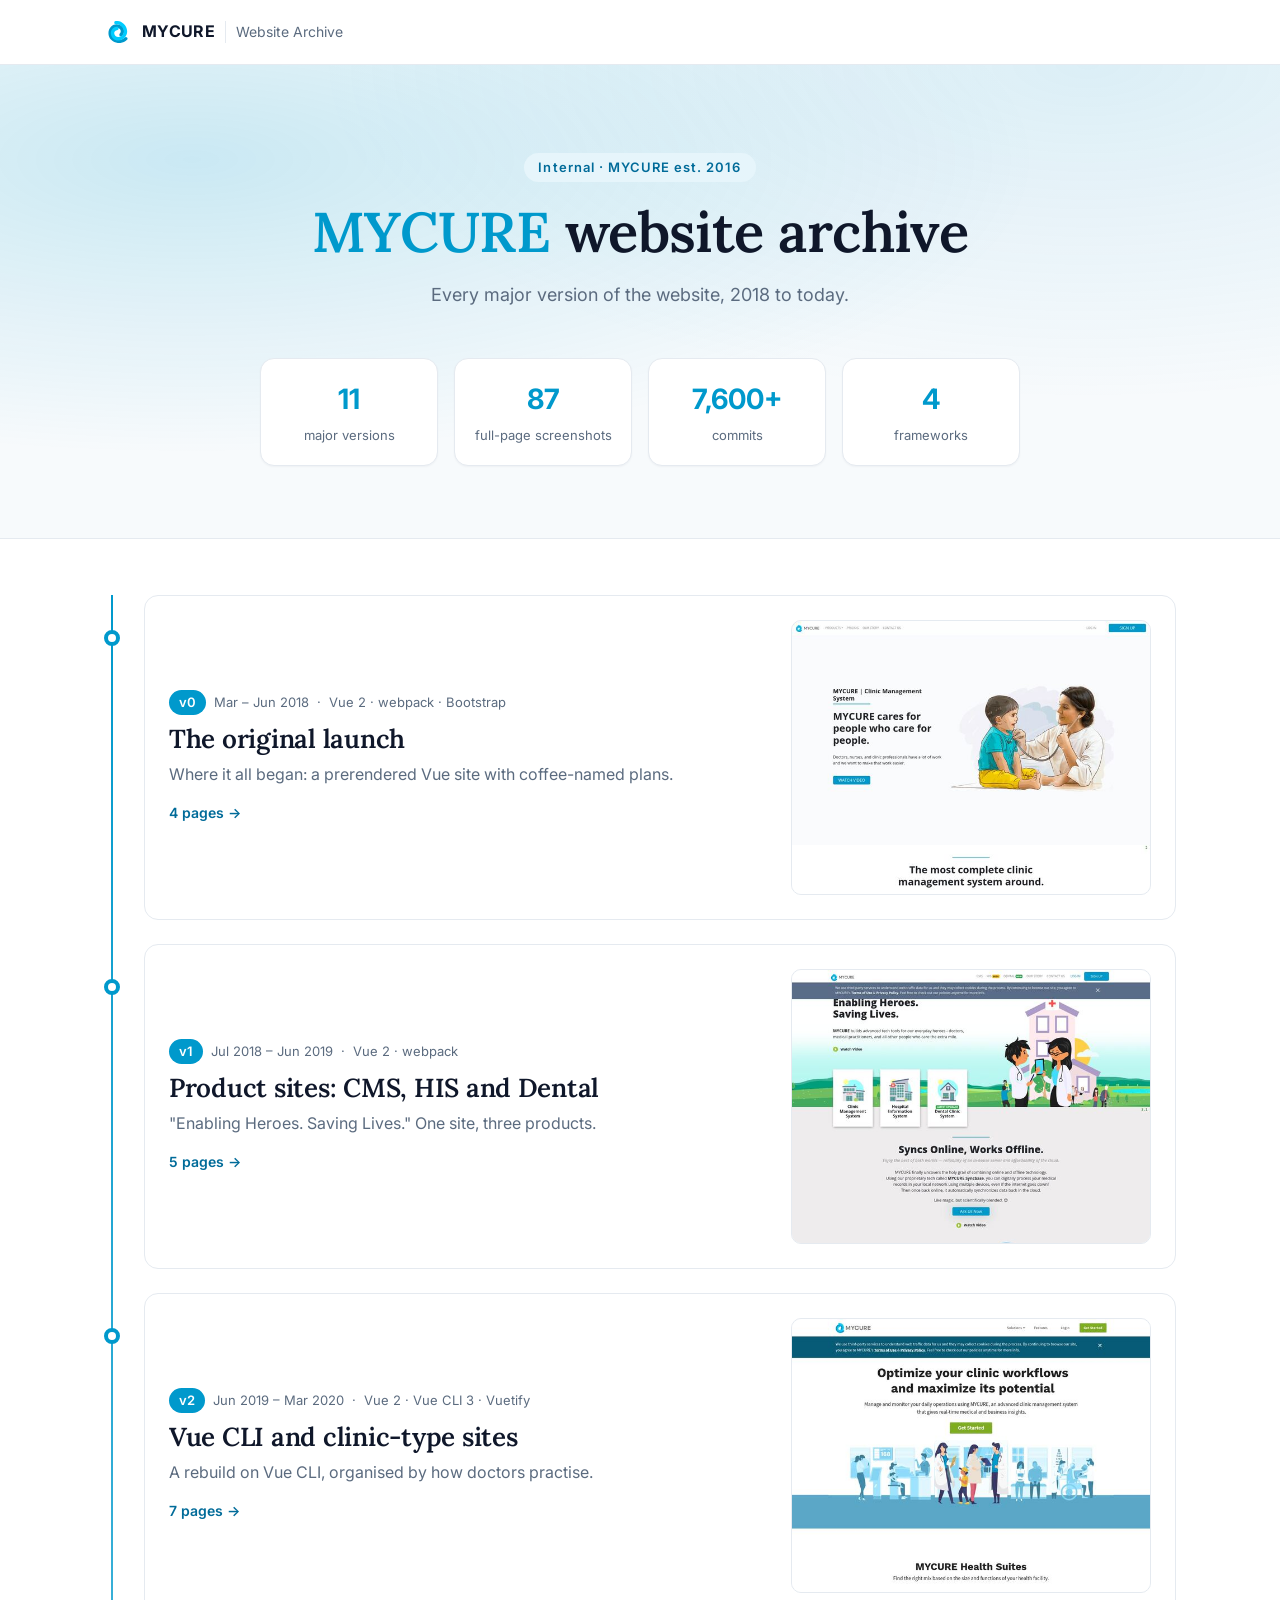
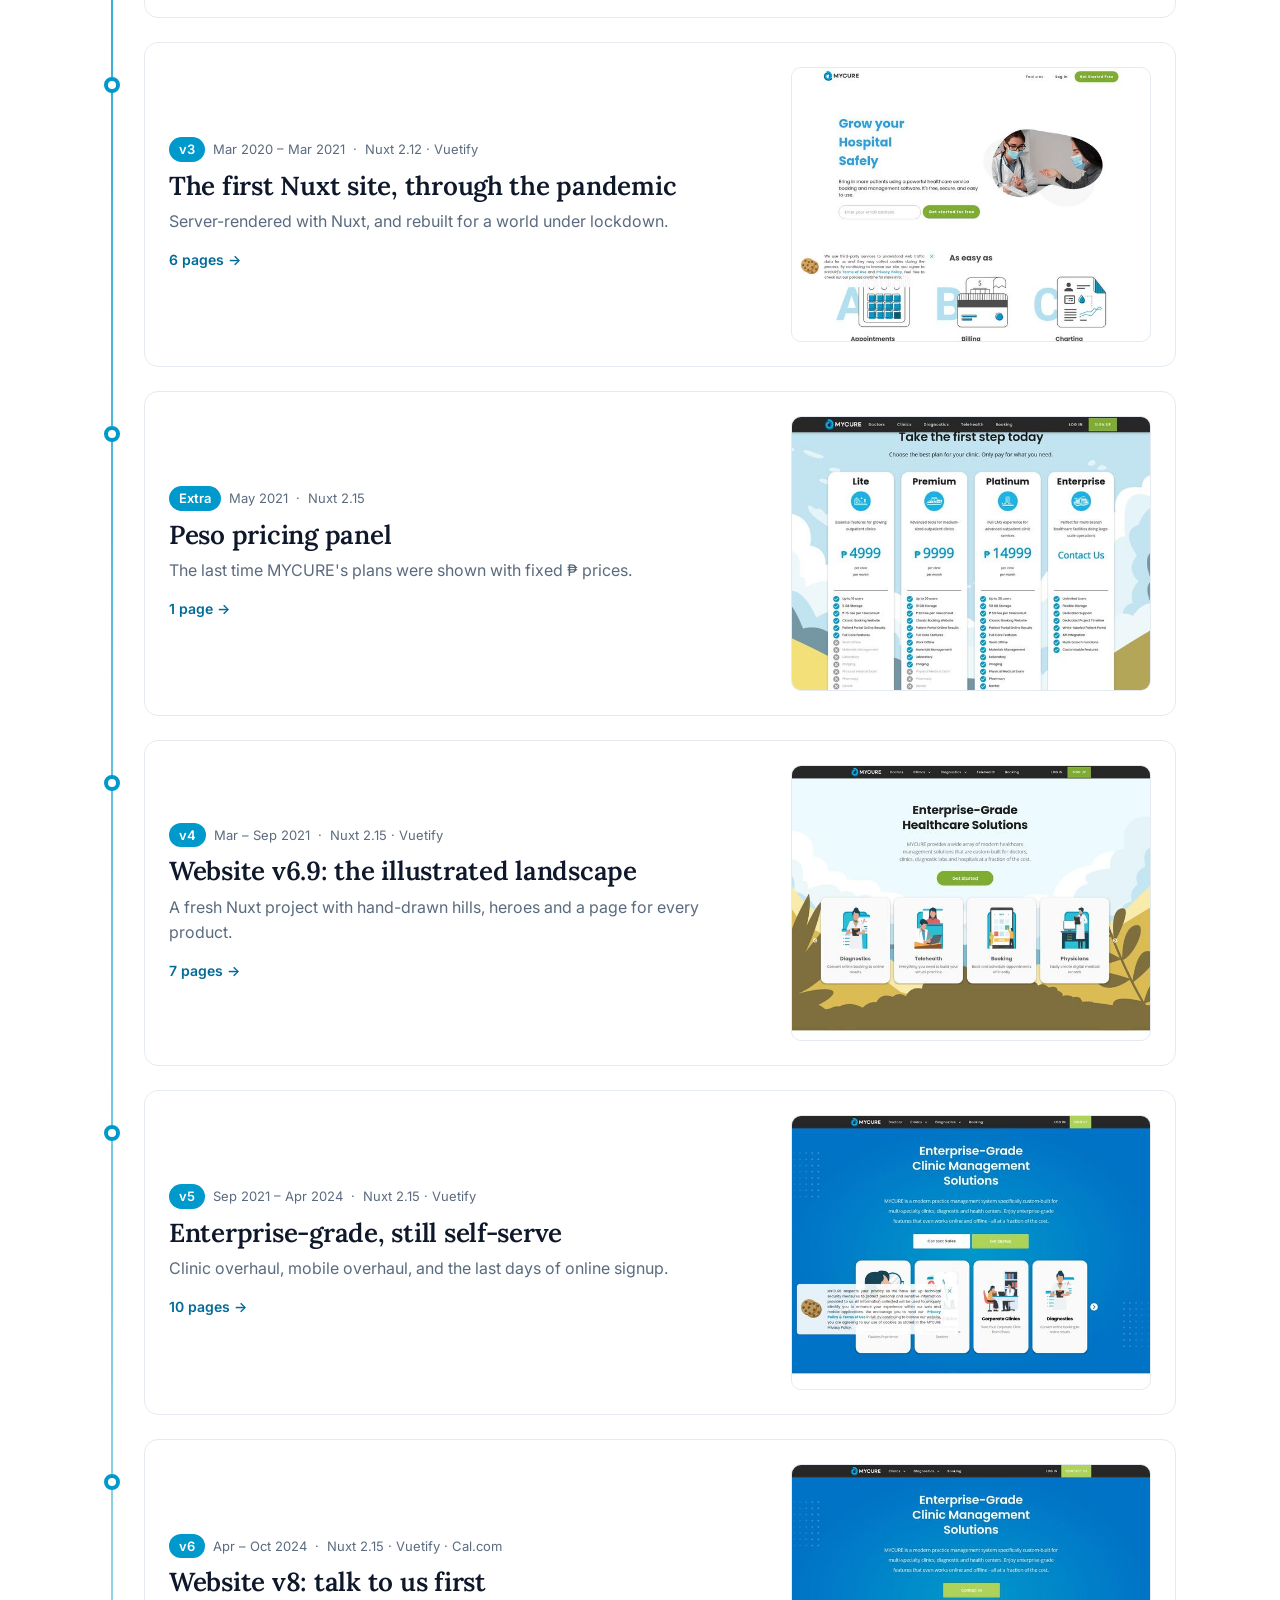
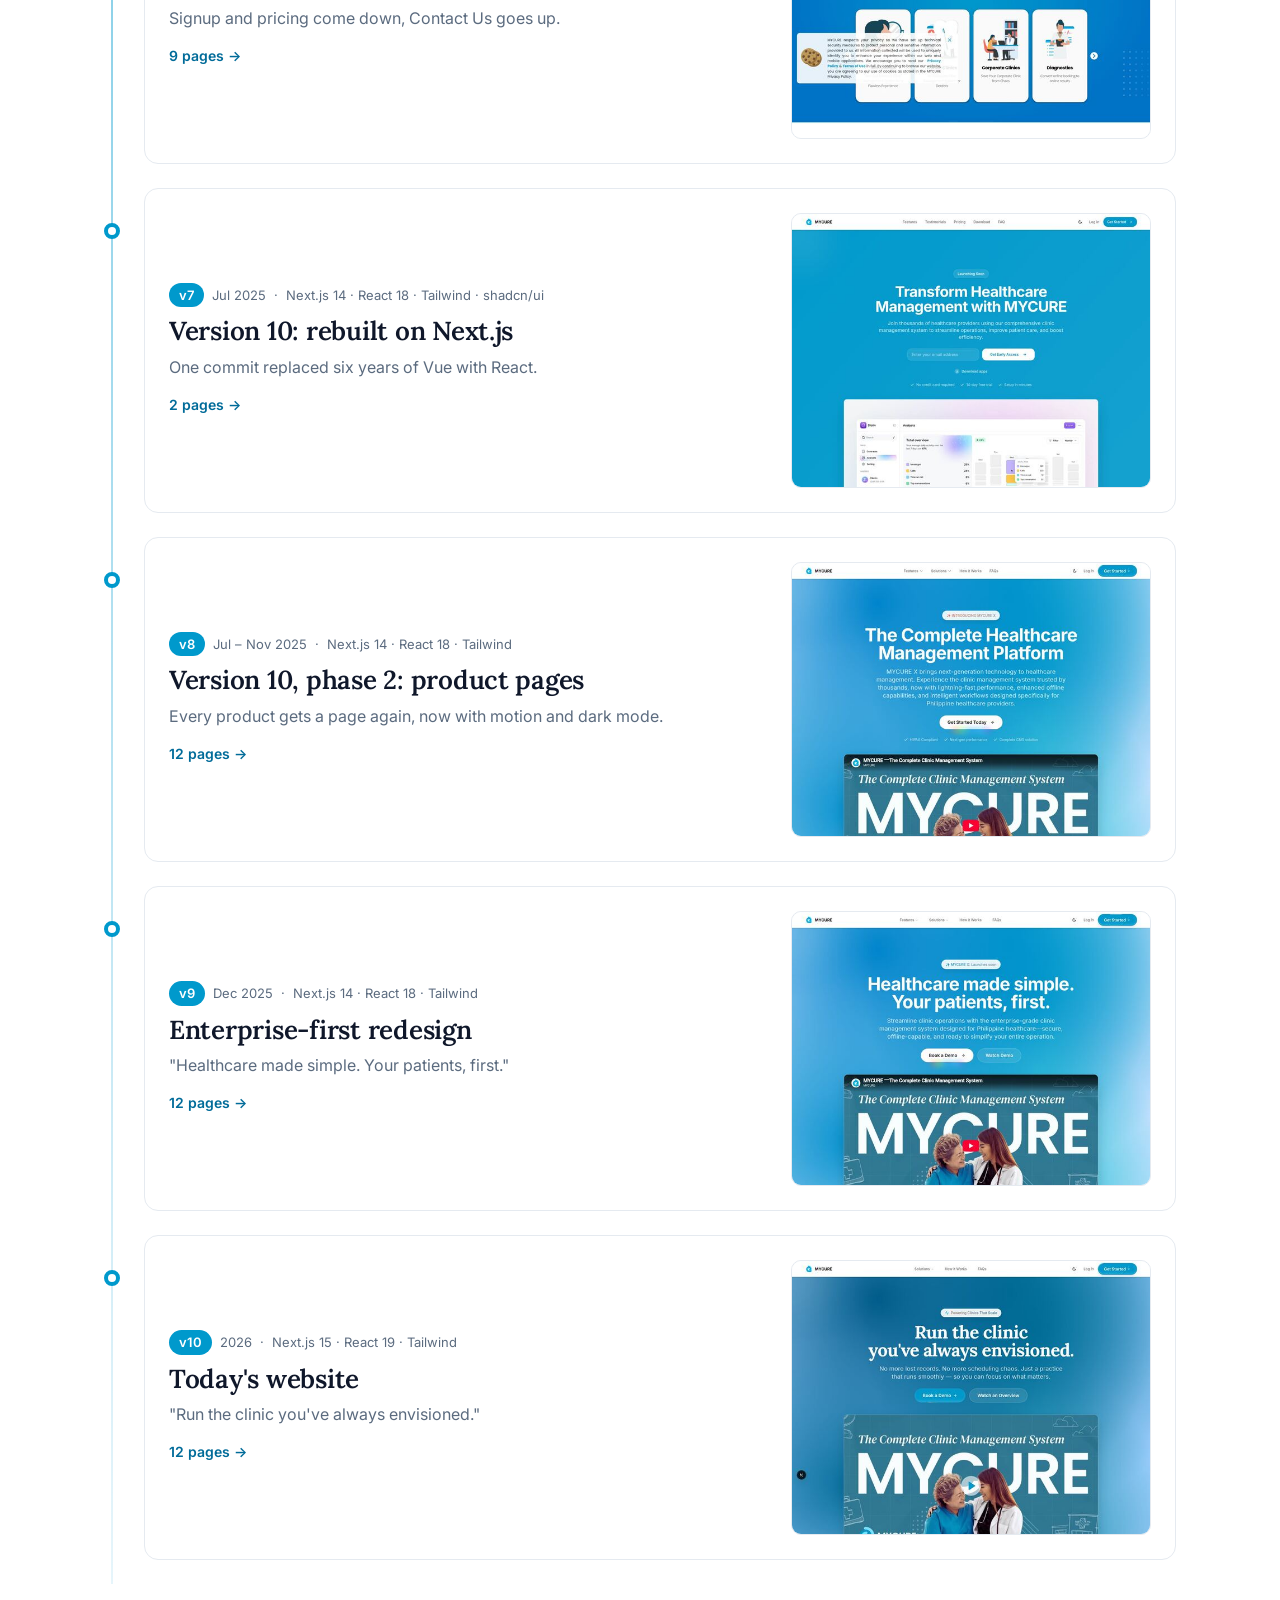
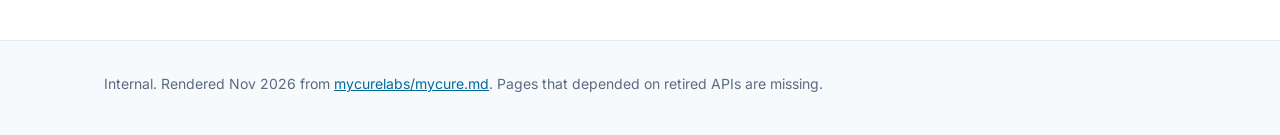
<file: index.html>
<!doctype html>
<html lang="en">
<head>
<meta charset="utf-8">
<meta name="viewport" content="width=device-width, initial-scale=1">
<title>MYCURE Website Archive</title>
<meta name="robots" content="noindex, nofollow">
<link rel="icon" href="assets/favicon-32x32.png">
<link rel="apple-touch-icon" href="assets/apple-touch-icon.png">
<link rel="preconnect" href="https://fonts.googleapis.com">
<link rel="preconnect" href="https://fonts.gstatic.com" crossorigin>
<link href="https://fonts.googleapis.com/css2?family=Inter:wght@400;500;600;700&family=Lora:ital,wght@0,500;0,600;1,500&display=swap" rel="stylesheet">
<link rel="stylesheet" href="assets/style.css">
</head>
<body>
<header class="nav"><div class="wrap nav-inner">
  <a class="brand" href="index.html"><img src="assets/mycure-logo.svg" alt="" width="28" height="28"><span>MYCURE</span><em>Website Archive</em></a>
</div></header>
<section class="hero"><div class="wrap">
  <p class="eyebrow">Internal · MYCURE est. 2016</p>
  <h1><span>MYCURE</span> website archive</h1>
  <p class="lede">Every major version of the website, 2018 to today.</p>
  <div class="stats"><div><b>11</b><span>major versions</span></div><div><b>87</b><span>full-page screenshots</span></div><div><b>7,600+</b><span>commits</span></div><div><b>4</b><span>frameworks</span></div></div>
</div></section>
<main class="wrap timeline">
<a class="card" href="versions/v0-2018-launch.html">
  <div class="card-dot"></div>
  <div class="card-body">
    <div class="card-meta"><span class="pill">v0</span><span>Mar – Jun 2018</span><span>·</span><span>Vue 2 · webpack · Bootstrap</span></div>
    <h2>The original launch</h2>
    <p>Where it all began: a prerendered Vue site with coffee-named plans.</p>
    <span class="more">4 pages →</span>
  </div>
  <div class="card-shot"><img loading="lazy" src="thumbs/v0-2018-launch/01-home.jpg" alt="The original launch, Home"></div>
</a>
<a class="card" href="versions/v1-2018.html">
  <div class="card-dot"></div>
  <div class="card-body">
    <div class="card-meta"><span class="pill">v1</span><span>Jul 2018 – Jun 2019</span><span>·</span><span>Vue 2 · webpack</span></div>
    <h2>Product sites: CMS, HIS and Dental</h2>
    <p>&quot;Enabling Heroes. Saving Lives.&quot; One site, three products.</p>
    <span class="more">5 pages →</span>
  </div>
  <div class="card-shot"><img loading="lazy" src="thumbs/v1-2018/01-home.jpg" alt="Product sites: CMS, HIS and Dental, Home"></div>
</a>
<a class="card" href="versions/v2-2020-vuecli.html">
  <div class="card-dot"></div>
  <div class="card-body">
    <div class="card-meta"><span class="pill">v2</span><span>Jun 2019 – Mar 2020</span><span>·</span><span>Vue 2 · Vue CLI 3 · Vuetify</span></div>
    <h2>Vue CLI and clinic-type sites</h2>
    <p>A rebuild on Vue CLI, organised by how doctors practise.</p>
    <span class="more">7 pages →</span>
  </div>
  <div class="card-shot"><img loading="lazy" src="thumbs/v2-2020-vuecli/01-home.jpg" alt="Vue CLI and clinic-type sites, Home"></div>
</a>
<a class="card" href="versions/v3-2021-nuxt-legacy.html">
  <div class="card-dot"></div>
  <div class="card-body">
    <div class="card-meta"><span class="pill">v3</span><span>Mar 2020 – Mar 2021</span><span>·</span><span>Nuxt 2.12 · Vuetify</span></div>
    <h2>The first Nuxt site, through the pandemic</h2>
    <p>Server-rendered with Nuxt, and rebuilt for a world under lockdown.</p>
    <span class="more">6 pages →</span>
  </div>
  <div class="card-shot"><img loading="lazy" src="thumbs/v3-2021-nuxt-legacy/01-home.jpg" alt="The first Nuxt site, through the pandemic, Home"></div>
</a>
<a class="card" href="versions/extra-2021-05-pricing.html">
  <div class="card-dot"></div>
  <div class="card-body">
    <div class="card-meta"><span class="pill">Extra</span><span>May 2021</span><span>·</span><span>Nuxt 2.15</span></div>
    <h2>Peso pricing panel</h2>
    <p>The last time MYCURE&#x27;s plans were shown with fixed ₱ prices.</p>
    <span class="more">1 page →</span>
  </div>
  <div class="card-shot"><img loading="lazy" src="thumbs/extra-2021-05-pricing/01-clinics-pricing.jpg" alt="Peso pricing panel, Clinics Pricing"></div>
</a>
<a class="card" href="versions/v4-2021-nuxt-v6.9.html">
  <div class="card-dot"></div>
  <div class="card-body">
    <div class="card-meta"><span class="pill">v4</span><span>Mar – Sep 2021</span><span>·</span><span>Nuxt 2.15 · Vuetify</span></div>
    <h2>Website v6.9: the illustrated landscape</h2>
    <p>A fresh Nuxt project with hand-drawn hills, heroes and a page for every product.</p>
    <span class="more">7 pages →</span>
  </div>
  <div class="card-shot"><img loading="lazy" src="thumbs/v4-2021-nuxt-v6.9/01-home.jpg" alt="Website v6.9: the illustrated landscape, Home"></div>
</a>
<a class="card" href="versions/v5-2024-nuxt-selfserve.html">
  <div class="card-dot"></div>
  <div class="card-body">
    <div class="card-meta"><span class="pill">v5</span><span>Sep 2021 – Apr 2024</span><span>·</span><span>Nuxt 2.15 · Vuetify</span></div>
    <h2>Enterprise-grade, still self-serve</h2>
    <p>Clinic overhaul, mobile overhaul, and the last days of online signup.</p>
    <span class="more">10 pages →</span>
  </div>
  <div class="card-shot"><img loading="lazy" src="thumbs/v5-2024-nuxt-selfserve/01-home.jpg" alt="Enterprise-grade, still self-serve, Home"></div>
</a>
<a class="card" href="versions/v6-2024-nuxt-v8.html">
  <div class="card-dot"></div>
  <div class="card-body">
    <div class="card-meta"><span class="pill">v6</span><span>Apr – Oct 2024</span><span>·</span><span>Nuxt 2.15 · Vuetify · Cal.com</span></div>
    <h2>Website v8: talk to us first</h2>
    <p>Signup and pricing come down, Contact Us goes up.</p>
    <span class="more">9 pages →</span>
  </div>
  <div class="card-shot"><img loading="lazy" src="thumbs/v6-2024-nuxt-v8/01-home.jpg" alt="Website v8: talk to us first, Home"></div>
</a>
<a class="card" href="versions/v7-2025-next-v10-launch.html">
  <div class="card-dot"></div>
  <div class="card-body">
    <div class="card-meta"><span class="pill">v7</span><span>Jul 2025</span><span>·</span><span>Next.js 14 · React 18 · Tailwind · shadcn/ui</span></div>
    <h2>Version 10: rebuilt on Next.js</h2>
    <p>One commit replaced six years of Vue with React.</p>
    <span class="more">2 pages →</span>
  </div>
  <div class="card-shot"><img loading="lazy" src="thumbs/v7-2025-next-v10-launch/01-home.jpg" alt="Version 10: rebuilt on Next.js, Home"></div>
</a>
<a class="card" href="versions/v8-2025-next-v10-final.html">
  <div class="card-dot"></div>
  <div class="card-body">
    <div class="card-meta"><span class="pill">v8</span><span>Jul – Nov 2025</span><span>·</span><span>Next.js 14 · React 18 · Tailwind</span></div>
    <h2>Version 10, phase 2: product pages</h2>
    <p>Every product gets a page again, now with motion and dark mode.</p>
    <span class="more">12 pages →</span>
  </div>
  <div class="card-shot"><img loading="lazy" src="thumbs/v8-2025-next-v10-final/01-home.jpg" alt="Version 10, phase 2: product pages, Home"></div>
</a>
<a class="card" href="versions/v9-2025-dec-redesign.html">
  <div class="card-dot"></div>
  <div class="card-body">
    <div class="card-meta"><span class="pill">v9</span><span>Dec 2025</span><span>·</span><span>Next.js 14 · React 18 · Tailwind</span></div>
    <h2>Enterprise-first redesign</h2>
    <p>&quot;Healthcare made simple. Your patients, first.&quot;</p>
    <span class="more">12 pages →</span>
  </div>
  <div class="card-shot"><img loading="lazy" src="thumbs/v9-2025-dec-redesign/01-home.jpg" alt="Enterprise-first redesign, Home"></div>
</a>
<a class="card" href="versions/v10-2026-current.html">
  <div class="card-dot"></div>
  <div class="card-body">
    <div class="card-meta"><span class="pill">v10</span><span>2026</span><span>·</span><span>Next.js 15 · React 19 · Tailwind</span></div>
    <h2>Today&#x27;s website</h2>
    <p>&quot;Run the clinic you&#x27;ve always envisioned.&quot;</p>
    <span class="more">12 pages →</span>
  </div>
  <div class="card-shot"><img loading="lazy" src="thumbs/v10-2026-current/01-home.jpg" alt="Today&#x27;s website, Home"></div>
</a>
</main>
<footer class="foot"><div class="wrap">
  <p>Internal. Rendered Nov 2026 from <a href="https://github.com/mycurelabs/mycure.md">mycurelabs/mycure.md</a>. Pages that depended on retired APIs are missing.</p>
</div></footer>
<div class="viewer" id="viewer" hidden>
  <div class="viewer-bar">
    <div class="viewer-title" id="viewer-title"></div>
    <div class="viewer-tools">
      <button data-act="prev" aria-label="Previous page">‹</button>
      <button data-act="out" aria-label="Zoom out">−</button>
      <button data-act="fit" id="viewer-zoom">100%</button>
      <button data-act="in" aria-label="Zoom in">+</button>
      <button data-act="next" aria-label="Next page">›</button>
      <a id="viewer-open" target="_blank" rel="noopener" aria-label="Open original">↗</a>
      <button data-act="close" aria-label="Close">✕</button>
    </div>
  </div>
  <div class="viewer-stage" id="viewer-stage"><img id="viewer-img" alt=""></div>
  <div class="viewer-hint">Scroll to move · Ctrl/⌘ + scroll, pinch, or +/− to zoom · Drag to pan · Esc to close</div>
</div>
<script src="assets/app.js"></script>
</body>
</html>
</file>
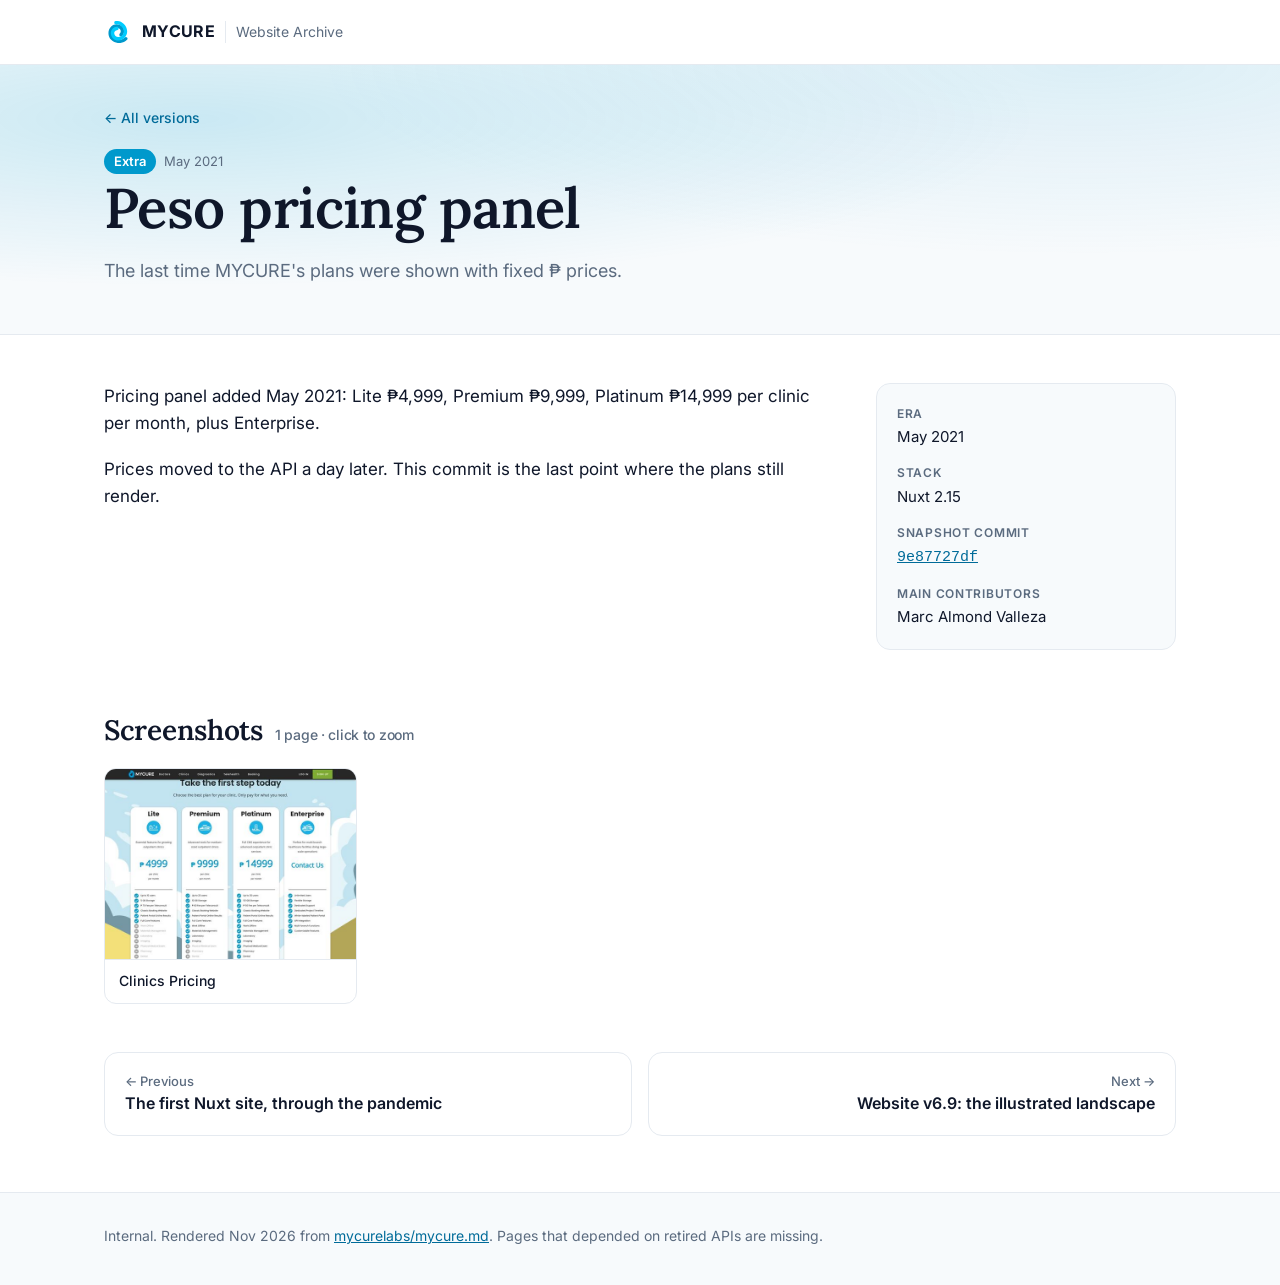
<file: versions/extra-2021-05-pricing.html>
<!doctype html>
<html lang="en">
<head>
<meta charset="utf-8">
<meta name="viewport" content="width=device-width, initial-scale=1">
<title>Extra · Peso pricing panel · MYCURE Website Archive</title>
<meta name="robots" content="noindex, nofollow">
<link rel="icon" href="../assets/favicon-32x32.png">
<link rel="apple-touch-icon" href="../assets/apple-touch-icon.png">
<link rel="preconnect" href="https://fonts.googleapis.com">
<link rel="preconnect" href="https://fonts.gstatic.com" crossorigin>
<link href="https://fonts.googleapis.com/css2?family=Inter:wght@400;500;600;700&family=Lora:ital,wght@0,500;0,600;1,500&display=swap" rel="stylesheet">
<link rel="stylesheet" href="../assets/style.css">
</head>
<body>
<header class="nav"><div class="wrap nav-inner">
  <a class="brand" href="../index.html"><img src="../assets/mycure-logo.svg" alt="" width="28" height="28"><span>MYCURE</span><em>Website Archive</em></a>
</div></header>
<section class="vhero"><div class="wrap">
  <a class="back" href="../index.html">← All versions</a>
  <div class="card-meta"><span class="pill">Extra</span><span>May 2021</span></div>
  <h1>Peso pricing panel</h1>
  <p class="lede">The last time MYCURE&#x27;s plans were shown with fixed ₱ prices.</p>
</div></section>
<main class="wrap vmain">
  <article class="story">
    <p>Pricing panel added May 2021: Lite ₱4,999, Premium ₱9,999, Platinum ₱14,999 per clinic per month, plus Enterprise.</p><p>Prices moved to the API a day later. This commit is the last point where the plans still render.</p>
    
  </article>
  <aside class="facts"><dl><dt>Era</dt><dd>May 2021</dd><dt>Stack</dt><dd>Nuxt 2.15</dd><dt>Snapshot commit</dt><dd><a href="https://github.com/mycurelabs/mycure.md/commit/9e87727df"><code>9e87727df</code></a></dd><dt>Main contributors</dt><dd>Marc Almond Valleza</dd></dl></aside>
</main>
<section class="wrap gallery-wrap">
  <h2 class="section-title">Screenshots <span>1 page · click to zoom</span></h2>
  <div class="gallery">
    <button class="shot" data-full="../screenshots/extra-2021-05-pricing/01-clinics-pricing.jpg" data-title="Extra · Clinics Pricing">
      <img loading="lazy" src="../thumbs/extra-2021-05-pricing/01-clinics-pricing.jpg" alt="Clinics Pricing">
      <span>Clinics Pricing</span>
    </button>
  </div>
</section>
<nav class="wrap pager"><a href="v3-2021-nuxt-legacy.html"><small>← Previous</small>The first Nuxt site, through the pandemic</a><a class="next" href="v4-2021-nuxt-v6.9.html"><small>Next →</small>Website v6.9: the illustrated landscape</a></nav>
<footer class="foot"><div class="wrap">
  <p>Internal. Rendered Nov 2026 from <a href="https://github.com/mycurelabs/mycure.md">mycurelabs/mycure.md</a>. Pages that depended on retired APIs are missing.</p>
</div></footer>
<div class="viewer" id="viewer" hidden>
  <div class="viewer-bar">
    <div class="viewer-title" id="viewer-title"></div>
    <div class="viewer-tools">
      <button data-act="prev" aria-label="Previous page">‹</button>
      <button data-act="out" aria-label="Zoom out">−</button>
      <button data-act="fit" id="viewer-zoom">100%</button>
      <button data-act="in" aria-label="Zoom in">+</button>
      <button data-act="next" aria-label="Next page">›</button>
      <a id="viewer-open" target="_blank" rel="noopener" aria-label="Open original">↗</a>
      <button data-act="close" aria-label="Close">✕</button>
    </div>
  </div>
  <div class="viewer-stage" id="viewer-stage"><img id="viewer-img" alt=""></div>
  <div class="viewer-hint">Scroll to move · Ctrl/⌘ + scroll, pinch, or +/− to zoom · Drag to pan · Esc to close</div>
</div>
<script src="../assets/app.js"></script>
</body>
</html>
</file>
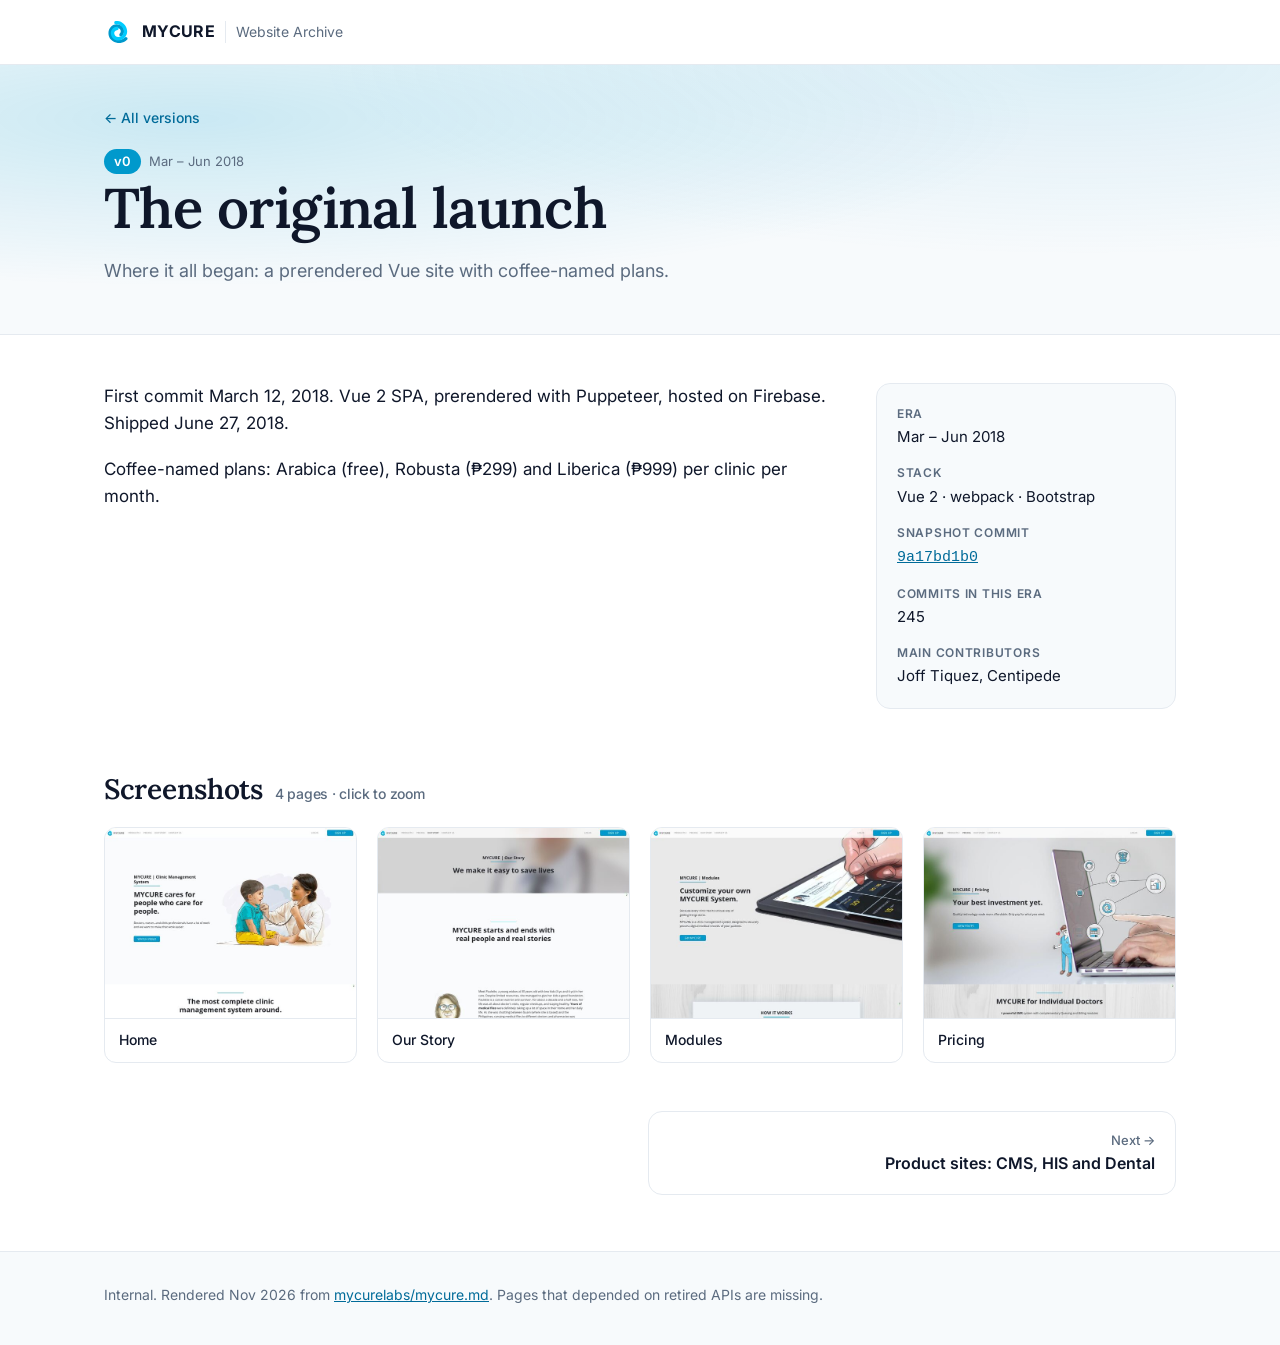
<file: versions/v0-2018-launch.html>
<!doctype html>
<html lang="en">
<head>
<meta charset="utf-8">
<meta name="viewport" content="width=device-width, initial-scale=1">
<title>v0 · The original launch · MYCURE Website Archive</title>
<meta name="robots" content="noindex, nofollow">
<link rel="icon" href="../assets/favicon-32x32.png">
<link rel="apple-touch-icon" href="../assets/apple-touch-icon.png">
<link rel="preconnect" href="https://fonts.googleapis.com">
<link rel="preconnect" href="https://fonts.gstatic.com" crossorigin>
<link href="https://fonts.googleapis.com/css2?family=Inter:wght@400;500;600;700&family=Lora:ital,wght@0,500;0,600;1,500&display=swap" rel="stylesheet">
<link rel="stylesheet" href="../assets/style.css">
</head>
<body>
<header class="nav"><div class="wrap nav-inner">
  <a class="brand" href="../index.html"><img src="../assets/mycure-logo.svg" alt="" width="28" height="28"><span>MYCURE</span><em>Website Archive</em></a>
</div></header>
<section class="vhero"><div class="wrap">
  <a class="back" href="../index.html">← All versions</a>
  <div class="card-meta"><span class="pill">v0</span><span>Mar – Jun 2018</span></div>
  <h1>The original launch</h1>
  <p class="lede">Where it all began: a prerendered Vue site with coffee-named plans.</p>
</div></section>
<main class="wrap vmain">
  <article class="story">
    <p>First commit March 12, 2018. Vue 2 SPA, prerendered with Puppeteer, hosted on Firebase. Shipped June 27, 2018.</p><p>Coffee-named plans: Arabica (free), Robusta (₱299) and Liberica (₱999) per clinic per month.</p>
    
  </article>
  <aside class="facts"><dl><dt>Era</dt><dd>Mar – Jun 2018</dd><dt>Stack</dt><dd>Vue 2 · webpack · Bootstrap</dd><dt>Snapshot commit</dt><dd><a href="https://github.com/mycurelabs/mycure.md/commit/9a17bd1b0"><code>9a17bd1b0</code></a></dd><dt>Commits in this era</dt><dd>245</dd><dt>Main contributors</dt><dd>Joff Tiquez, Centipede</dd></dl></aside>
</main>
<section class="wrap gallery-wrap">
  <h2 class="section-title">Screenshots <span>4 pages · click to zoom</span></h2>
  <div class="gallery">
    <button class="shot" data-full="../screenshots/v0-2018-launch/01-home.jpg" data-title="v0 · Home">
      <img loading="lazy" src="../thumbs/v0-2018-launch/01-home.jpg" alt="Home">
      <span>Home</span>
    </button>
    <button class="shot" data-full="../screenshots/v0-2018-launch/02-our-story.jpg" data-title="v0 · Our Story">
      <img loading="lazy" src="../thumbs/v0-2018-launch/02-our-story.jpg" alt="Our Story">
      <span>Our Story</span>
    </button>
    <button class="shot" data-full="../screenshots/v0-2018-launch/03-modules.jpg" data-title="v0 · Modules">
      <img loading="lazy" src="../thumbs/v0-2018-launch/03-modules.jpg" alt="Modules">
      <span>Modules</span>
    </button>
    <button class="shot" data-full="../screenshots/v0-2018-launch/04-pricing.jpg" data-title="v0 · Pricing">
      <img loading="lazy" src="../thumbs/v0-2018-launch/04-pricing.jpg" alt="Pricing">
      <span>Pricing</span>
    </button>
  </div>
</section>
<nav class="wrap pager"><span></span><a class="next" href="v1-2018.html"><small>Next →</small>Product sites: CMS, HIS and Dental</a></nav>
<footer class="foot"><div class="wrap">
  <p>Internal. Rendered Nov 2026 from <a href="https://github.com/mycurelabs/mycure.md">mycurelabs/mycure.md</a>. Pages that depended on retired APIs are missing.</p>
</div></footer>
<div class="viewer" id="viewer" hidden>
  <div class="viewer-bar">
    <div class="viewer-title" id="viewer-title"></div>
    <div class="viewer-tools">
      <button data-act="prev" aria-label="Previous page">‹</button>
      <button data-act="out" aria-label="Zoom out">−</button>
      <button data-act="fit" id="viewer-zoom">100%</button>
      <button data-act="in" aria-label="Zoom in">+</button>
      <button data-act="next" aria-label="Next page">›</button>
      <a id="viewer-open" target="_blank" rel="noopener" aria-label="Open original">↗</a>
      <button data-act="close" aria-label="Close">✕</button>
    </div>
  </div>
  <div class="viewer-stage" id="viewer-stage"><img id="viewer-img" alt=""></div>
  <div class="viewer-hint">Scroll to move · Ctrl/⌘ + scroll, pinch, or +/− to zoom · Drag to pan · Esc to close</div>
</div>
<script src="../assets/app.js"></script>
</body>
</html>
</file>
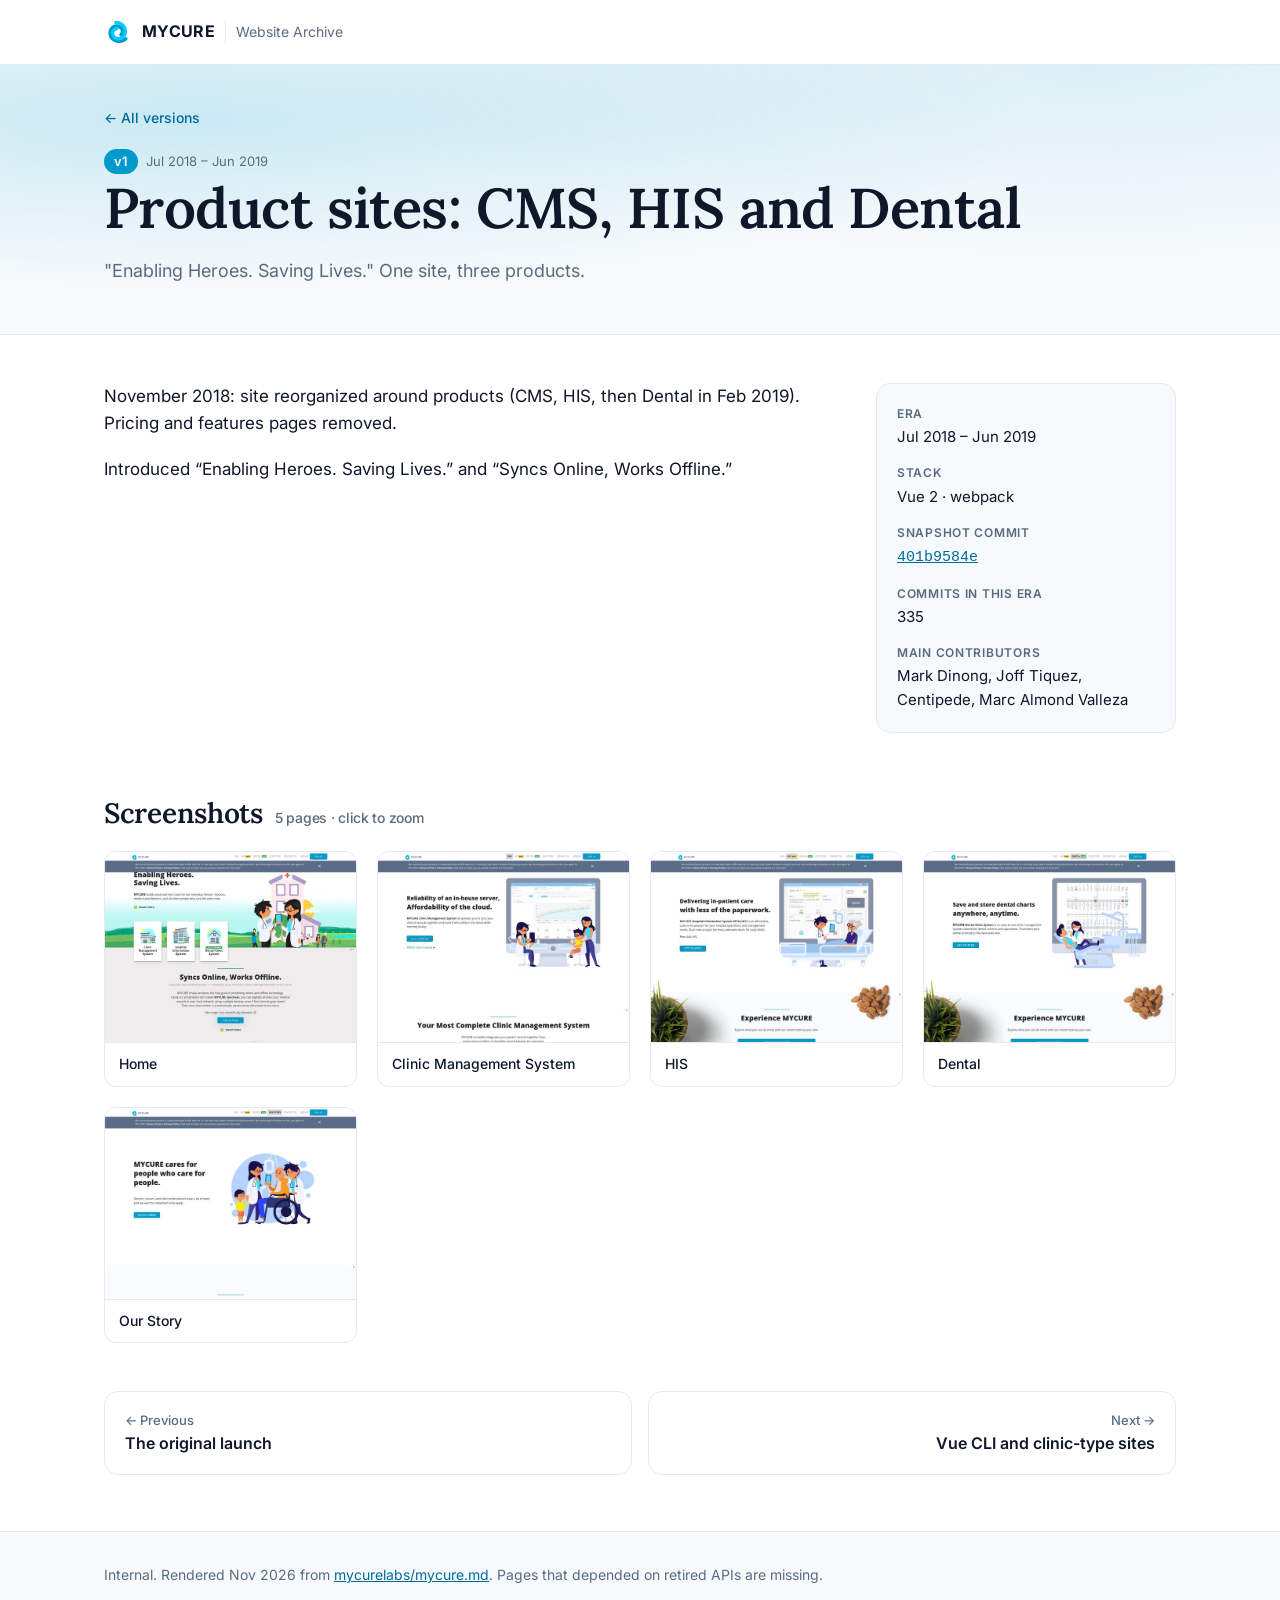
<file: versions/v1-2018.html>
<!doctype html>
<html lang="en">
<head>
<meta charset="utf-8">
<meta name="viewport" content="width=device-width, initial-scale=1">
<title>v1 · Product sites: CMS, HIS and Dental · MYCURE Website Archive</title>
<meta name="robots" content="noindex, nofollow">
<link rel="icon" href="../assets/favicon-32x32.png">
<link rel="apple-touch-icon" href="../assets/apple-touch-icon.png">
<link rel="preconnect" href="https://fonts.googleapis.com">
<link rel="preconnect" href="https://fonts.gstatic.com" crossorigin>
<link href="https://fonts.googleapis.com/css2?family=Inter:wght@400;500;600;700&family=Lora:ital,wght@0,500;0,600;1,500&display=swap" rel="stylesheet">
<link rel="stylesheet" href="../assets/style.css">
</head>
<body>
<header class="nav"><div class="wrap nav-inner">
  <a class="brand" href="../index.html"><img src="../assets/mycure-logo.svg" alt="" width="28" height="28"><span>MYCURE</span><em>Website Archive</em></a>
</div></header>
<section class="vhero"><div class="wrap">
  <a class="back" href="../index.html">← All versions</a>
  <div class="card-meta"><span class="pill">v1</span><span>Jul 2018 – Jun 2019</span></div>
  <h1>Product sites: CMS, HIS and Dental</h1>
  <p class="lede">&quot;Enabling Heroes. Saving Lives.&quot; One site, three products.</p>
</div></section>
<main class="wrap vmain">
  <article class="story">
    <p>November 2018: site reorganized around products (CMS, HIS, then Dental in Feb 2019). Pricing and features pages removed.</p><p>Introduced “Enabling Heroes. Saving Lives.” and “Syncs Online, Works Offline.”</p>
    
  </article>
  <aside class="facts"><dl><dt>Era</dt><dd>Jul 2018 – Jun 2019</dd><dt>Stack</dt><dd>Vue 2 · webpack</dd><dt>Snapshot commit</dt><dd><a href="https://github.com/mycurelabs/mycure.md/commit/401b9584e"><code>401b9584e</code></a></dd><dt>Commits in this era</dt><dd>335</dd><dt>Main contributors</dt><dd>Mark Dinong, Joff Tiquez, Centipede, Marc Almond Valleza</dd></dl></aside>
</main>
<section class="wrap gallery-wrap">
  <h2 class="section-title">Screenshots <span>5 pages · click to zoom</span></h2>
  <div class="gallery">
    <button class="shot" data-full="../screenshots/v1-2018/01-home.jpg" data-title="v1 · Home">
      <img loading="lazy" src="../thumbs/v1-2018/01-home.jpg" alt="Home">
      <span>Home</span>
    </button>
    <button class="shot" data-full="../screenshots/v1-2018/02-clinic-management-system.jpg" data-title="v1 · Clinic Management System">
      <img loading="lazy" src="../thumbs/v1-2018/02-clinic-management-system.jpg" alt="Clinic Management System">
      <span>Clinic Management System</span>
    </button>
    <button class="shot" data-full="../screenshots/v1-2018/03-his.jpg" data-title="v1 · HIS">
      <img loading="lazy" src="../thumbs/v1-2018/03-his.jpg" alt="HIS">
      <span>HIS</span>
    </button>
    <button class="shot" data-full="../screenshots/v1-2018/04-dental.jpg" data-title="v1 · Dental">
      <img loading="lazy" src="../thumbs/v1-2018/04-dental.jpg" alt="Dental">
      <span>Dental</span>
    </button>
    <button class="shot" data-full="../screenshots/v1-2018/05-our-story.jpg" data-title="v1 · Our Story">
      <img loading="lazy" src="../thumbs/v1-2018/05-our-story.jpg" alt="Our Story">
      <span>Our Story</span>
    </button>
  </div>
</section>
<nav class="wrap pager"><a href="v0-2018-launch.html"><small>← Previous</small>The original launch</a><a class="next" href="v2-2020-vuecli.html"><small>Next →</small>Vue CLI and clinic-type sites</a></nav>
<footer class="foot"><div class="wrap">
  <p>Internal. Rendered Nov 2026 from <a href="https://github.com/mycurelabs/mycure.md">mycurelabs/mycure.md</a>. Pages that depended on retired APIs are missing.</p>
</div></footer>
<div class="viewer" id="viewer" hidden>
  <div class="viewer-bar">
    <div class="viewer-title" id="viewer-title"></div>
    <div class="viewer-tools">
      <button data-act="prev" aria-label="Previous page">‹</button>
      <button data-act="out" aria-label="Zoom out">−</button>
      <button data-act="fit" id="viewer-zoom">100%</button>
      <button data-act="in" aria-label="Zoom in">+</button>
      <button data-act="next" aria-label="Next page">›</button>
      <a id="viewer-open" target="_blank" rel="noopener" aria-label="Open original">↗</a>
      <button data-act="close" aria-label="Close">✕</button>
    </div>
  </div>
  <div class="viewer-stage" id="viewer-stage"><img id="viewer-img" alt=""></div>
  <div class="viewer-hint">Scroll to move · Ctrl/⌘ + scroll, pinch, or +/− to zoom · Drag to pan · Esc to close</div>
</div>
<script src="../assets/app.js"></script>
</body>
</html>
</file>
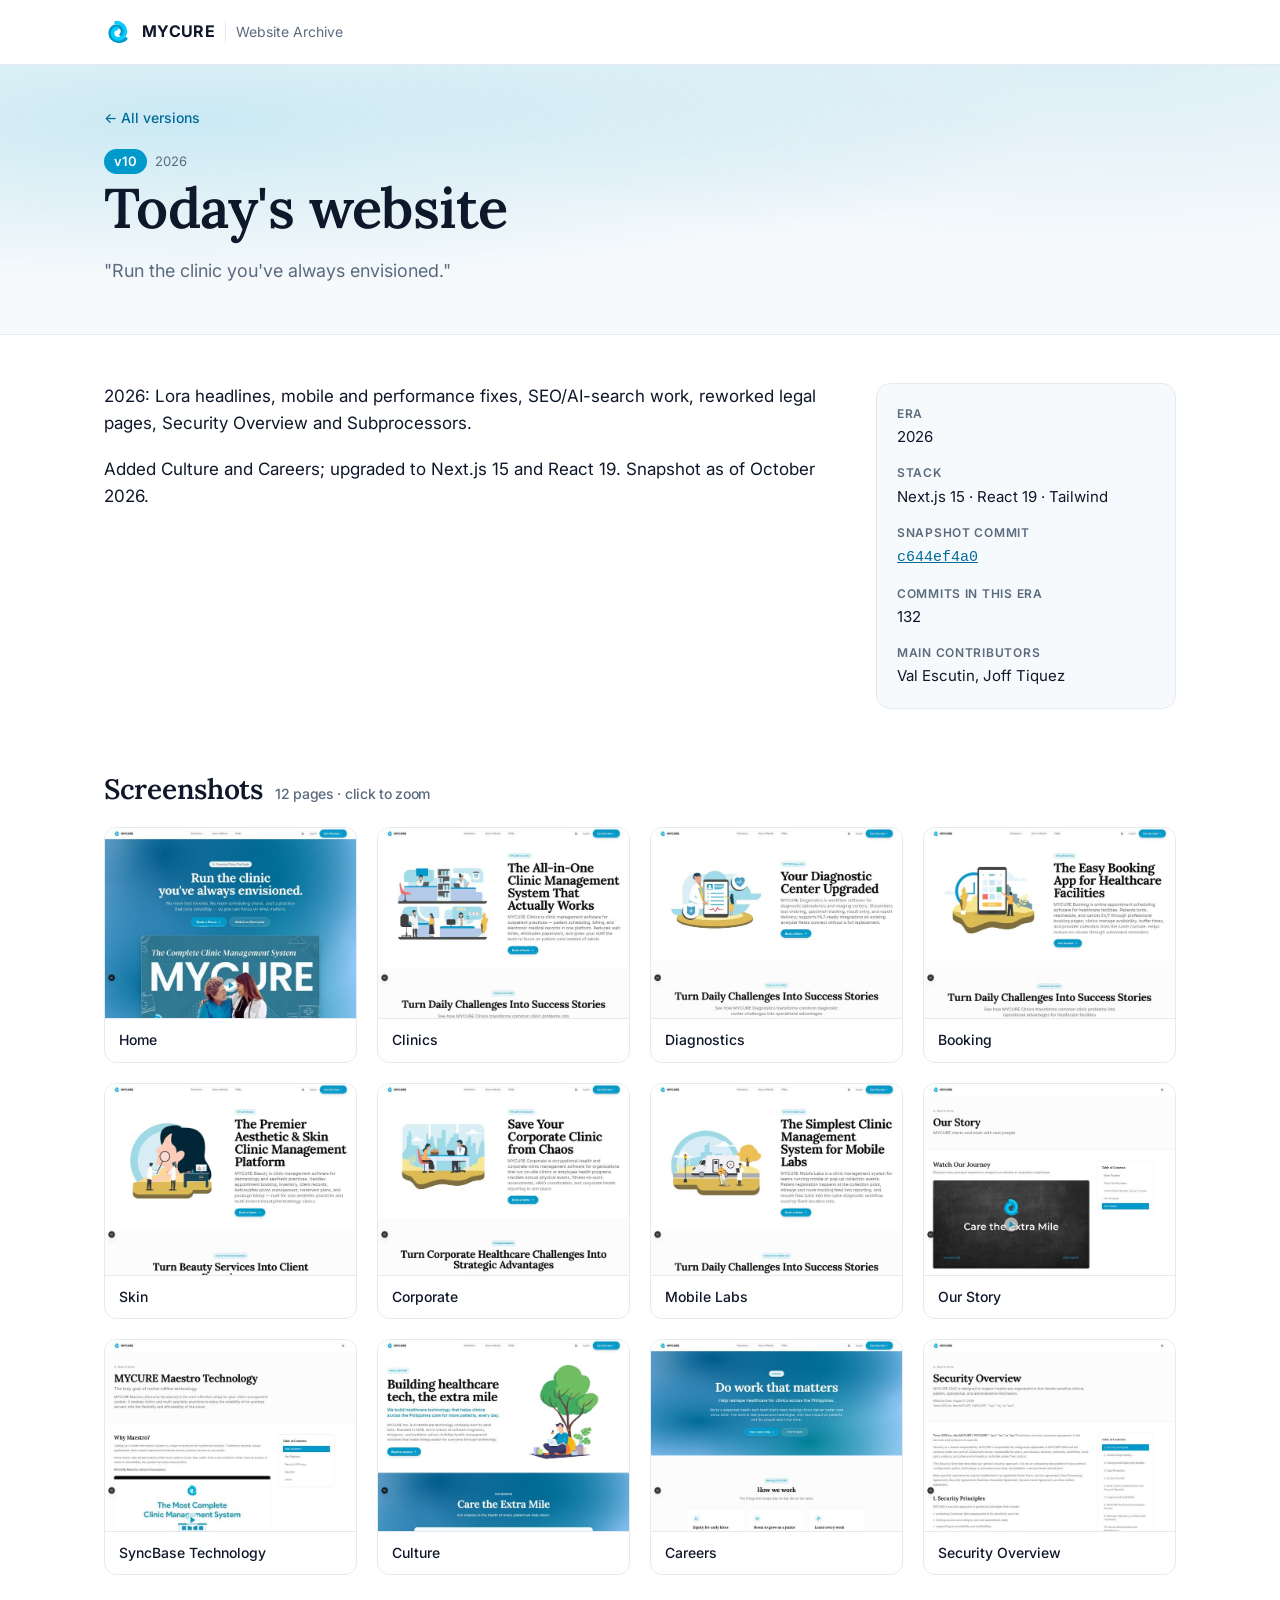
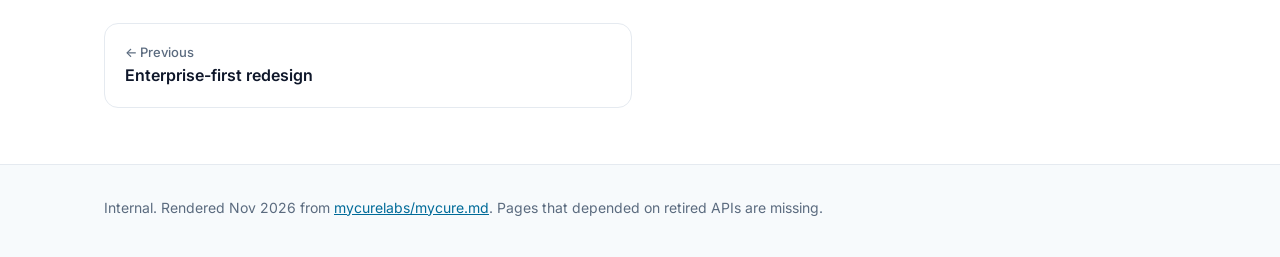
<file: versions/v10-2026-current.html>
<!doctype html>
<html lang="en">
<head>
<meta charset="utf-8">
<meta name="viewport" content="width=device-width, initial-scale=1">
<title>v10 · Today&#x27;s website · MYCURE Website Archive</title>
<meta name="robots" content="noindex, nofollow">
<link rel="icon" href="../assets/favicon-32x32.png">
<link rel="apple-touch-icon" href="../assets/apple-touch-icon.png">
<link rel="preconnect" href="https://fonts.googleapis.com">
<link rel="preconnect" href="https://fonts.gstatic.com" crossorigin>
<link href="https://fonts.googleapis.com/css2?family=Inter:wght@400;500;600;700&family=Lora:ital,wght@0,500;0,600;1,500&display=swap" rel="stylesheet">
<link rel="stylesheet" href="../assets/style.css">
</head>
<body>
<header class="nav"><div class="wrap nav-inner">
  <a class="brand" href="../index.html"><img src="../assets/mycure-logo.svg" alt="" width="28" height="28"><span>MYCURE</span><em>Website Archive</em></a>
</div></header>
<section class="vhero"><div class="wrap">
  <a class="back" href="../index.html">← All versions</a>
  <div class="card-meta"><span class="pill">v10</span><span>2026</span></div>
  <h1>Today&#x27;s website</h1>
  <p class="lede">&quot;Run the clinic you&#x27;ve always envisioned.&quot;</p>
</div></section>
<main class="wrap vmain">
  <article class="story">
    <p>2026: Lora headlines, mobile and performance fixes, SEO/AI-search work, reworked legal pages, Security Overview and Subprocessors.</p><p>Added Culture and Careers; upgraded to Next.js 15 and React 19. Snapshot as of October 2026.</p>
    
  </article>
  <aside class="facts"><dl><dt>Era</dt><dd>2026</dd><dt>Stack</dt><dd>Next.js 15 · React 19 · Tailwind</dd><dt>Snapshot commit</dt><dd><a href="https://github.com/mycurelabs/mycure.md/commit/c644ef4a0"><code>c644ef4a0</code></a></dd><dt>Commits in this era</dt><dd>132</dd><dt>Main contributors</dt><dd>Val Escutin, Joff Tiquez</dd></dl></aside>
</main>
<section class="wrap gallery-wrap">
  <h2 class="section-title">Screenshots <span>12 pages · click to zoom</span></h2>
  <div class="gallery">
    <button class="shot" data-full="../screenshots/v10-2026-current/01-home.jpg" data-title="v10 · Home">
      <img loading="lazy" src="../thumbs/v10-2026-current/01-home.jpg" alt="Home">
      <span>Home</span>
    </button>
    <button class="shot" data-full="../screenshots/v10-2026-current/02-clinics.jpg" data-title="v10 · Clinics">
      <img loading="lazy" src="../thumbs/v10-2026-current/02-clinics.jpg" alt="Clinics">
      <span>Clinics</span>
    </button>
    <button class="shot" data-full="../screenshots/v10-2026-current/03-diagnostics.jpg" data-title="v10 · Diagnostics">
      <img loading="lazy" src="../thumbs/v10-2026-current/03-diagnostics.jpg" alt="Diagnostics">
      <span>Diagnostics</span>
    </button>
    <button class="shot" data-full="../screenshots/v10-2026-current/04-booking.jpg" data-title="v10 · Booking">
      <img loading="lazy" src="../thumbs/v10-2026-current/04-booking.jpg" alt="Booking">
      <span>Booking</span>
    </button>
    <button class="shot" data-full="../screenshots/v10-2026-current/05-skin.jpg" data-title="v10 · Skin">
      <img loading="lazy" src="../thumbs/v10-2026-current/05-skin.jpg" alt="Skin">
      <span>Skin</span>
    </button>
    <button class="shot" data-full="../screenshots/v10-2026-current/06-corporate.jpg" data-title="v10 · Corporate">
      <img loading="lazy" src="../thumbs/v10-2026-current/06-corporate.jpg" alt="Corporate">
      <span>Corporate</span>
    </button>
    <button class="shot" data-full="../screenshots/v10-2026-current/07-mobile-labs.jpg" data-title="v10 · Mobile Labs">
      <img loading="lazy" src="../thumbs/v10-2026-current/07-mobile-labs.jpg" alt="Mobile Labs">
      <span>Mobile Labs</span>
    </button>
    <button class="shot" data-full="../screenshots/v10-2026-current/08-our-story.jpg" data-title="v10 · Our Story">
      <img loading="lazy" src="../thumbs/v10-2026-current/08-our-story.jpg" alt="Our Story">
      <span>Our Story</span>
    </button>
    <button class="shot" data-full="../screenshots/v10-2026-current/09-syncbase-technology.jpg" data-title="v10 · SyncBase Technology">
      <img loading="lazy" src="../thumbs/v10-2026-current/09-syncbase-technology.jpg" alt="SyncBase Technology">
      <span>SyncBase Technology</span>
    </button>
    <button class="shot" data-full="../screenshots/v10-2026-current/10-culture.jpg" data-title="v10 · Culture">
      <img loading="lazy" src="../thumbs/v10-2026-current/10-culture.jpg" alt="Culture">
      <span>Culture</span>
    </button>
    <button class="shot" data-full="../screenshots/v10-2026-current/11-careers.jpg" data-title="v10 · Careers">
      <img loading="lazy" src="../thumbs/v10-2026-current/11-careers.jpg" alt="Careers">
      <span>Careers</span>
    </button>
    <button class="shot" data-full="../screenshots/v10-2026-current/12-security-overview.jpg" data-title="v10 · Security Overview">
      <img loading="lazy" src="../thumbs/v10-2026-current/12-security-overview.jpg" alt="Security Overview">
      <span>Security Overview</span>
    </button>
  </div>
</section>
<nav class="wrap pager"><a href="v9-2025-dec-redesign.html"><small>← Previous</small>Enterprise-first redesign</a><span></span></nav>
<footer class="foot"><div class="wrap">
  <p>Internal. Rendered Nov 2026 from <a href="https://github.com/mycurelabs/mycure.md">mycurelabs/mycure.md</a>. Pages that depended on retired APIs are missing.</p>
</div></footer>
<div class="viewer" id="viewer" hidden>
  <div class="viewer-bar">
    <div class="viewer-title" id="viewer-title"></div>
    <div class="viewer-tools">
      <button data-act="prev" aria-label="Previous page">‹</button>
      <button data-act="out" aria-label="Zoom out">−</button>
      <button data-act="fit" id="viewer-zoom">100%</button>
      <button data-act="in" aria-label="Zoom in">+</button>
      <button data-act="next" aria-label="Next page">›</button>
      <a id="viewer-open" target="_blank" rel="noopener" aria-label="Open original">↗</a>
      <button data-act="close" aria-label="Close">✕</button>
    </div>
  </div>
  <div class="viewer-stage" id="viewer-stage"><img id="viewer-img" alt=""></div>
  <div class="viewer-hint">Scroll to move · Ctrl/⌘ + scroll, pinch, or +/− to zoom · Drag to pan · Esc to close</div>
</div>
<script src="../assets/app.js"></script>
</body>
</html>
</file>
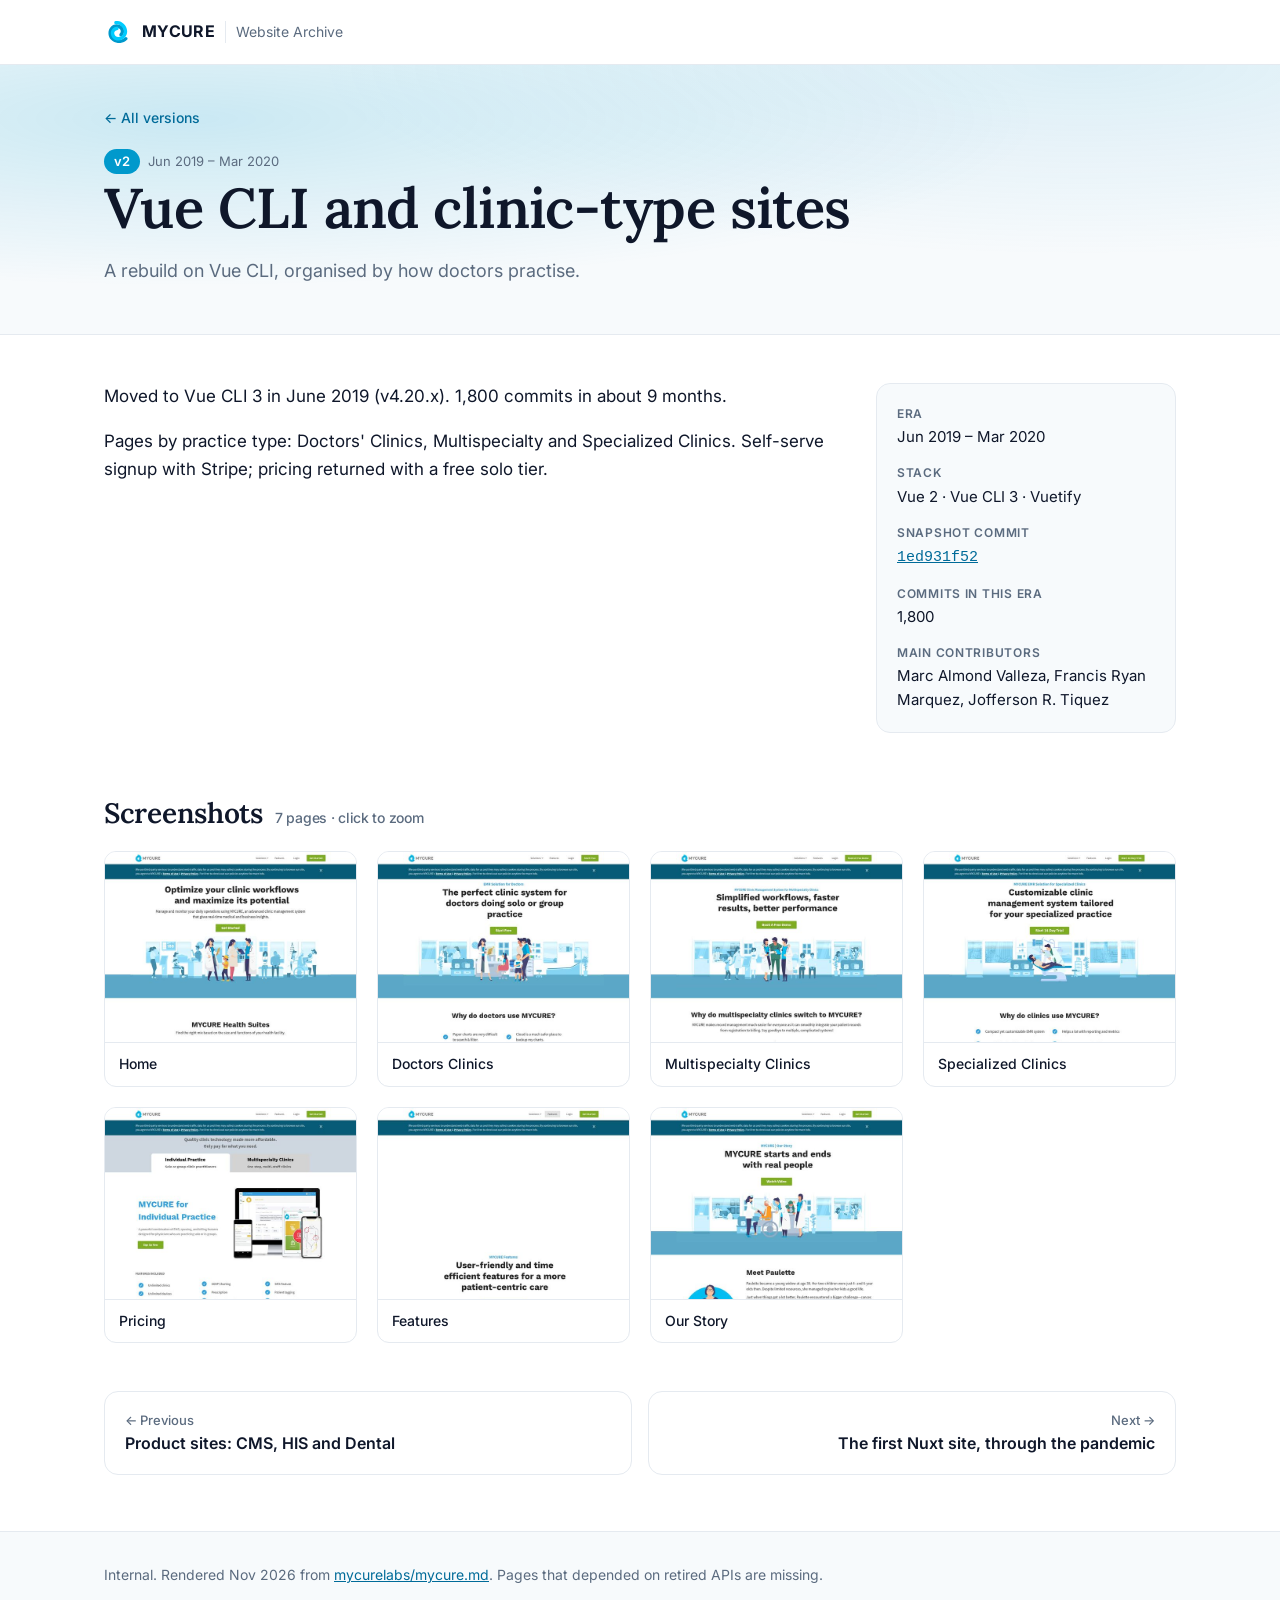
<file: versions/v2-2020-vuecli.html>
<!doctype html>
<html lang="en">
<head>
<meta charset="utf-8">
<meta name="viewport" content="width=device-width, initial-scale=1">
<title>v2 · Vue CLI and clinic-type sites · MYCURE Website Archive</title>
<meta name="robots" content="noindex, nofollow">
<link rel="icon" href="../assets/favicon-32x32.png">
<link rel="apple-touch-icon" href="../assets/apple-touch-icon.png">
<link rel="preconnect" href="https://fonts.googleapis.com">
<link rel="preconnect" href="https://fonts.gstatic.com" crossorigin>
<link href="https://fonts.googleapis.com/css2?family=Inter:wght@400;500;600;700&family=Lora:ital,wght@0,500;0,600;1,500&display=swap" rel="stylesheet">
<link rel="stylesheet" href="../assets/style.css">
</head>
<body>
<header class="nav"><div class="wrap nav-inner">
  <a class="brand" href="../index.html"><img src="../assets/mycure-logo.svg" alt="" width="28" height="28"><span>MYCURE</span><em>Website Archive</em></a>
</div></header>
<section class="vhero"><div class="wrap">
  <a class="back" href="../index.html">← All versions</a>
  <div class="card-meta"><span class="pill">v2</span><span>Jun 2019 – Mar 2020</span></div>
  <h1>Vue CLI and clinic-type sites</h1>
  <p class="lede">A rebuild on Vue CLI, organised by how doctors practise.</p>
</div></section>
<main class="wrap vmain">
  <article class="story">
    <p>Moved to Vue CLI 3 in June 2019 (v4.20.x). 1,800 commits in about 9 months.</p><p>Pages by practice type: Doctors&#x27; Clinics, Multispecialty and Specialized Clinics. Self-serve signup with Stripe; pricing returned with a free solo tier.</p>
    
  </article>
  <aside class="facts"><dl><dt>Era</dt><dd>Jun 2019 – Mar 2020</dd><dt>Stack</dt><dd>Vue 2 · Vue CLI 3 · Vuetify</dd><dt>Snapshot commit</dt><dd><a href="https://github.com/mycurelabs/mycure.md/commit/1ed931f52"><code>1ed931f52</code></a></dd><dt>Commits in this era</dt><dd>1,800</dd><dt>Main contributors</dt><dd>Marc Almond Valleza, Francis Ryan Marquez, Jofferson R. Tiquez</dd></dl></aside>
</main>
<section class="wrap gallery-wrap">
  <h2 class="section-title">Screenshots <span>7 pages · click to zoom</span></h2>
  <div class="gallery">
    <button class="shot" data-full="../screenshots/v2-2020-vuecli/01-home.jpg" data-title="v2 · Home">
      <img loading="lazy" src="../thumbs/v2-2020-vuecli/01-home.jpg" alt="Home">
      <span>Home</span>
    </button>
    <button class="shot" data-full="../screenshots/v2-2020-vuecli/02-doctors-clinics.jpg" data-title="v2 · Doctors Clinics">
      <img loading="lazy" src="../thumbs/v2-2020-vuecli/02-doctors-clinics.jpg" alt="Doctors Clinics">
      <span>Doctors Clinics</span>
    </button>
    <button class="shot" data-full="../screenshots/v2-2020-vuecli/03-multispecialty-clinics.jpg" data-title="v2 · Multispecialty Clinics">
      <img loading="lazy" src="../thumbs/v2-2020-vuecli/03-multispecialty-clinics.jpg" alt="Multispecialty Clinics">
      <span>Multispecialty Clinics</span>
    </button>
    <button class="shot" data-full="../screenshots/v2-2020-vuecli/04-specialized-clinics.jpg" data-title="v2 · Specialized Clinics">
      <img loading="lazy" src="../thumbs/v2-2020-vuecli/04-specialized-clinics.jpg" alt="Specialized Clinics">
      <span>Specialized Clinics</span>
    </button>
    <button class="shot" data-full="../screenshots/v2-2020-vuecli/05-pricing.jpg" data-title="v2 · Pricing">
      <img loading="lazy" src="../thumbs/v2-2020-vuecli/05-pricing.jpg" alt="Pricing">
      <span>Pricing</span>
    </button>
    <button class="shot" data-full="../screenshots/v2-2020-vuecli/06-features.jpg" data-title="v2 · Features">
      <img loading="lazy" src="../thumbs/v2-2020-vuecli/06-features.jpg" alt="Features">
      <span>Features</span>
    </button>
    <button class="shot" data-full="../screenshots/v2-2020-vuecli/07-our-story.jpg" data-title="v2 · Our Story">
      <img loading="lazy" src="../thumbs/v2-2020-vuecli/07-our-story.jpg" alt="Our Story">
      <span>Our Story</span>
    </button>
  </div>
</section>
<nav class="wrap pager"><a href="v1-2018.html"><small>← Previous</small>Product sites: CMS, HIS and Dental</a><a class="next" href="v3-2021-nuxt-legacy.html"><small>Next →</small>The first Nuxt site, through the pandemic</a></nav>
<footer class="foot"><div class="wrap">
  <p>Internal. Rendered Nov 2026 from <a href="https://github.com/mycurelabs/mycure.md">mycurelabs/mycure.md</a>. Pages that depended on retired APIs are missing.</p>
</div></footer>
<div class="viewer" id="viewer" hidden>
  <div class="viewer-bar">
    <div class="viewer-title" id="viewer-title"></div>
    <div class="viewer-tools">
      <button data-act="prev" aria-label="Previous page">‹</button>
      <button data-act="out" aria-label="Zoom out">−</button>
      <button data-act="fit" id="viewer-zoom">100%</button>
      <button data-act="in" aria-label="Zoom in">+</button>
      <button data-act="next" aria-label="Next page">›</button>
      <a id="viewer-open" target="_blank" rel="noopener" aria-label="Open original">↗</a>
      <button data-act="close" aria-label="Close">✕</button>
    </div>
  </div>
  <div class="viewer-stage" id="viewer-stage"><img id="viewer-img" alt=""></div>
  <div class="viewer-hint">Scroll to move · Ctrl/⌘ + scroll, pinch, or +/− to zoom · Drag to pan · Esc to close</div>
</div>
<script src="../assets/app.js"></script>
</body>
</html>
</file>
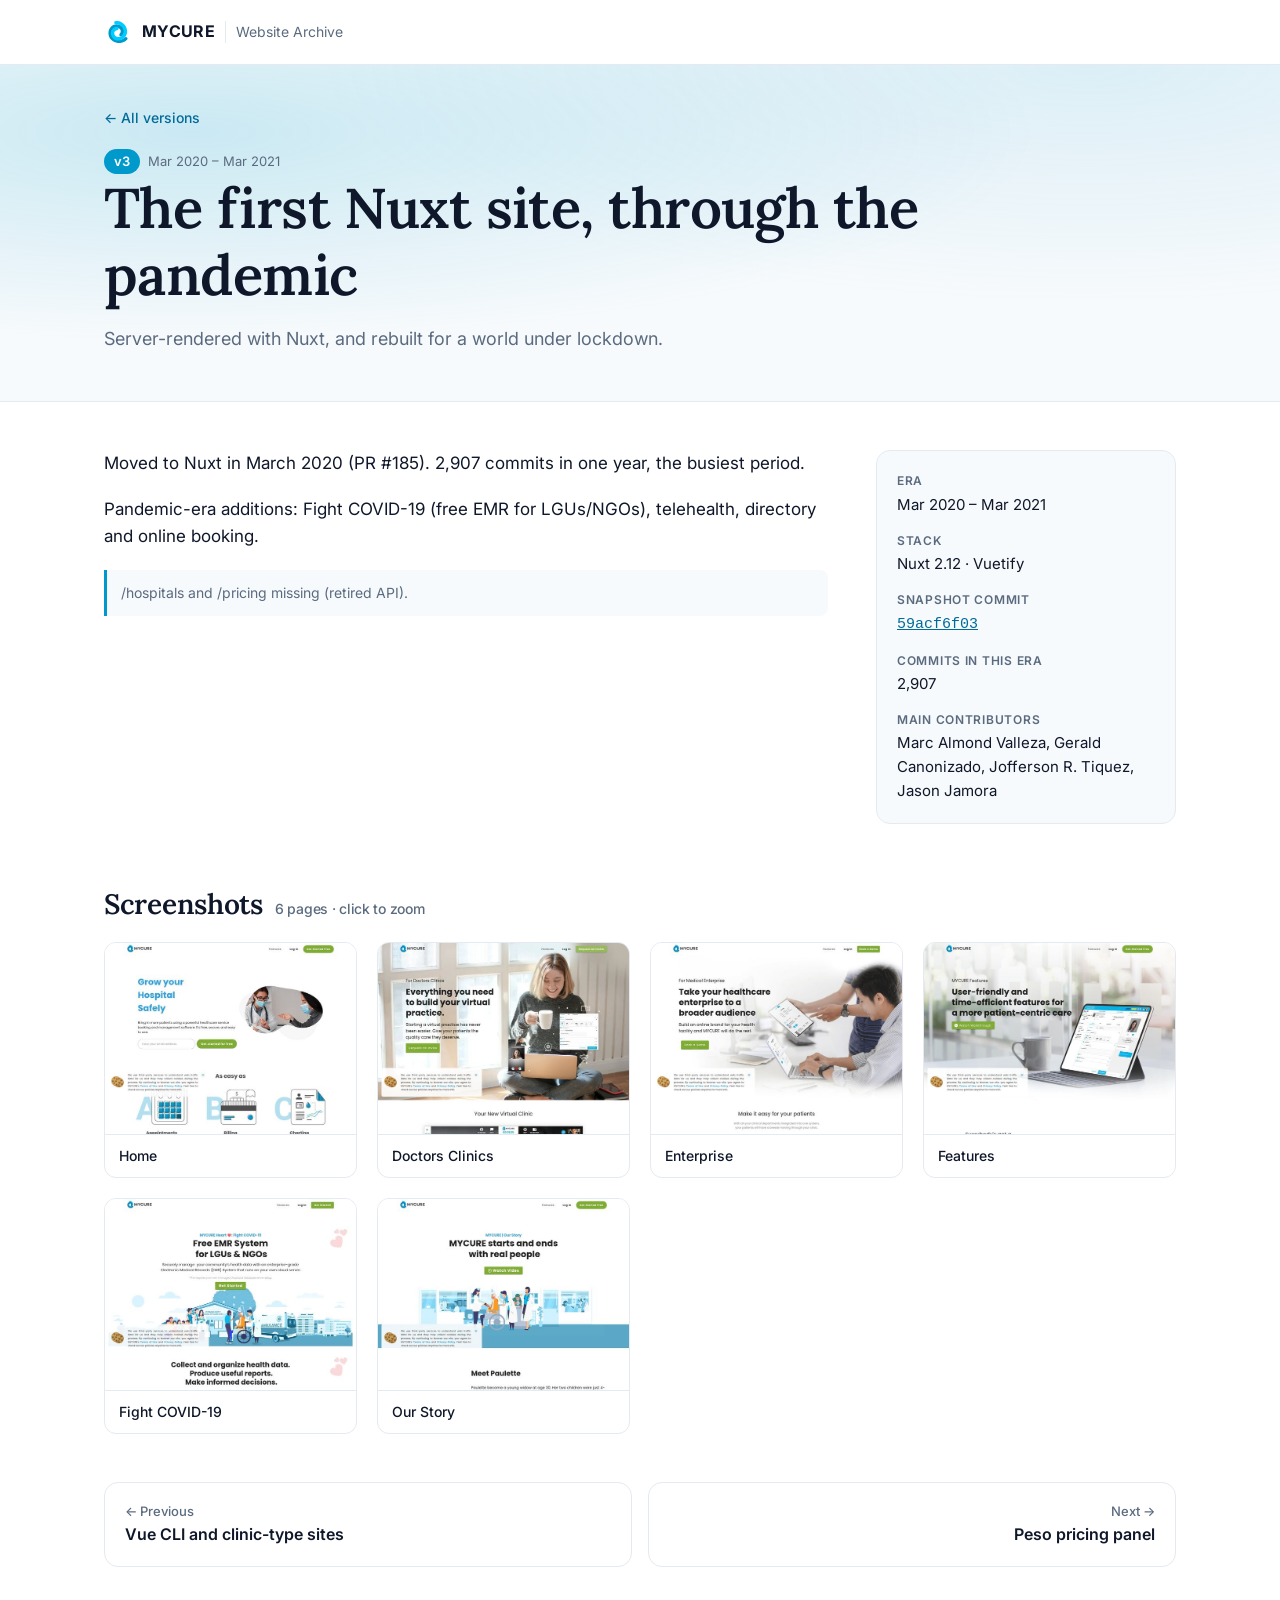
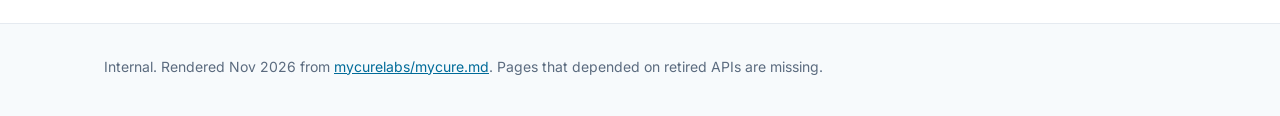
<file: versions/v3-2021-nuxt-legacy.html>
<!doctype html>
<html lang="en">
<head>
<meta charset="utf-8">
<meta name="viewport" content="width=device-width, initial-scale=1">
<title>v3 · The first Nuxt site, through the pandemic · MYCURE Website Archive</title>
<meta name="robots" content="noindex, nofollow">
<link rel="icon" href="../assets/favicon-32x32.png">
<link rel="apple-touch-icon" href="../assets/apple-touch-icon.png">
<link rel="preconnect" href="https://fonts.googleapis.com">
<link rel="preconnect" href="https://fonts.gstatic.com" crossorigin>
<link href="https://fonts.googleapis.com/css2?family=Inter:wght@400;500;600;700&family=Lora:ital,wght@0,500;0,600;1,500&display=swap" rel="stylesheet">
<link rel="stylesheet" href="../assets/style.css">
</head>
<body>
<header class="nav"><div class="wrap nav-inner">
  <a class="brand" href="../index.html"><img src="../assets/mycure-logo.svg" alt="" width="28" height="28"><span>MYCURE</span><em>Website Archive</em></a>
</div></header>
<section class="vhero"><div class="wrap">
  <a class="back" href="../index.html">← All versions</a>
  <div class="card-meta"><span class="pill">v3</span><span>Mar 2020 – Mar 2021</span></div>
  <h1>The first Nuxt site, through the pandemic</h1>
  <p class="lede">Server-rendered with Nuxt, and rebuilt for a world under lockdown.</p>
</div></section>
<main class="wrap vmain">
  <article class="story">
    <p>Moved to Nuxt in March 2020 (PR #185). 2,907 commits in one year, the busiest period.</p><p>Pandemic-era additions: Fight COVID-19 (free EMR for LGUs/NGOs), telehealth, directory and online booking.</p>
    <p class="note">/hospitals and /pricing missing (retired API).</p>
  </article>
  <aside class="facts"><dl><dt>Era</dt><dd>Mar 2020 – Mar 2021</dd><dt>Stack</dt><dd>Nuxt 2.12 · Vuetify</dd><dt>Snapshot commit</dt><dd><a href="https://github.com/mycurelabs/mycure.md/commit/59acf6f03"><code>59acf6f03</code></a></dd><dt>Commits in this era</dt><dd>2,907</dd><dt>Main contributors</dt><dd>Marc Almond Valleza, Gerald Canonizado, Jofferson R. Tiquez, Jason Jamora</dd></dl></aside>
</main>
<section class="wrap gallery-wrap">
  <h2 class="section-title">Screenshots <span>6 pages · click to zoom</span></h2>
  <div class="gallery">
    <button class="shot" data-full="../screenshots/v3-2021-nuxt-legacy/01-home.jpg" data-title="v3 · Home">
      <img loading="lazy" src="../thumbs/v3-2021-nuxt-legacy/01-home.jpg" alt="Home">
      <span>Home</span>
    </button>
    <button class="shot" data-full="../screenshots/v3-2021-nuxt-legacy/02-doctors-clinics.jpg" data-title="v3 · Doctors Clinics">
      <img loading="lazy" src="../thumbs/v3-2021-nuxt-legacy/02-doctors-clinics.jpg" alt="Doctors Clinics">
      <span>Doctors Clinics</span>
    </button>
    <button class="shot" data-full="../screenshots/v3-2021-nuxt-legacy/04-enterprise.jpg" data-title="v3 · Enterprise">
      <img loading="lazy" src="../thumbs/v3-2021-nuxt-legacy/04-enterprise.jpg" alt="Enterprise">
      <span>Enterprise</span>
    </button>
    <button class="shot" data-full="../screenshots/v3-2021-nuxt-legacy/06-features.jpg" data-title="v3 · Features">
      <img loading="lazy" src="../thumbs/v3-2021-nuxt-legacy/06-features.jpg" alt="Features">
      <span>Features</span>
    </button>
    <button class="shot" data-full="../screenshots/v3-2021-nuxt-legacy/07-fight-covid-19.jpg" data-title="v3 · Fight COVID-19">
      <img loading="lazy" src="../thumbs/v3-2021-nuxt-legacy/07-fight-covid-19.jpg" alt="Fight COVID-19">
      <span>Fight COVID-19</span>
    </button>
    <button class="shot" data-full="../screenshots/v3-2021-nuxt-legacy/08-our-story.jpg" data-title="v3 · Our Story">
      <img loading="lazy" src="../thumbs/v3-2021-nuxt-legacy/08-our-story.jpg" alt="Our Story">
      <span>Our Story</span>
    </button>
  </div>
</section>
<nav class="wrap pager"><a href="v2-2020-vuecli.html"><small>← Previous</small>Vue CLI and clinic-type sites</a><a class="next" href="extra-2021-05-pricing.html"><small>Next →</small>Peso pricing panel</a></nav>
<footer class="foot"><div class="wrap">
  <p>Internal. Rendered Nov 2026 from <a href="https://github.com/mycurelabs/mycure.md">mycurelabs/mycure.md</a>. Pages that depended on retired APIs are missing.</p>
</div></footer>
<div class="viewer" id="viewer" hidden>
  <div class="viewer-bar">
    <div class="viewer-title" id="viewer-title"></div>
    <div class="viewer-tools">
      <button data-act="prev" aria-label="Previous page">‹</button>
      <button data-act="out" aria-label="Zoom out">−</button>
      <button data-act="fit" id="viewer-zoom">100%</button>
      <button data-act="in" aria-label="Zoom in">+</button>
      <button data-act="next" aria-label="Next page">›</button>
      <a id="viewer-open" target="_blank" rel="noopener" aria-label="Open original">↗</a>
      <button data-act="close" aria-label="Close">✕</button>
    </div>
  </div>
  <div class="viewer-stage" id="viewer-stage"><img id="viewer-img" alt=""></div>
  <div class="viewer-hint">Scroll to move · Ctrl/⌘ + scroll, pinch, or +/− to zoom · Drag to pan · Esc to close</div>
</div>
<script src="../assets/app.js"></script>
</body>
</html>
</file>
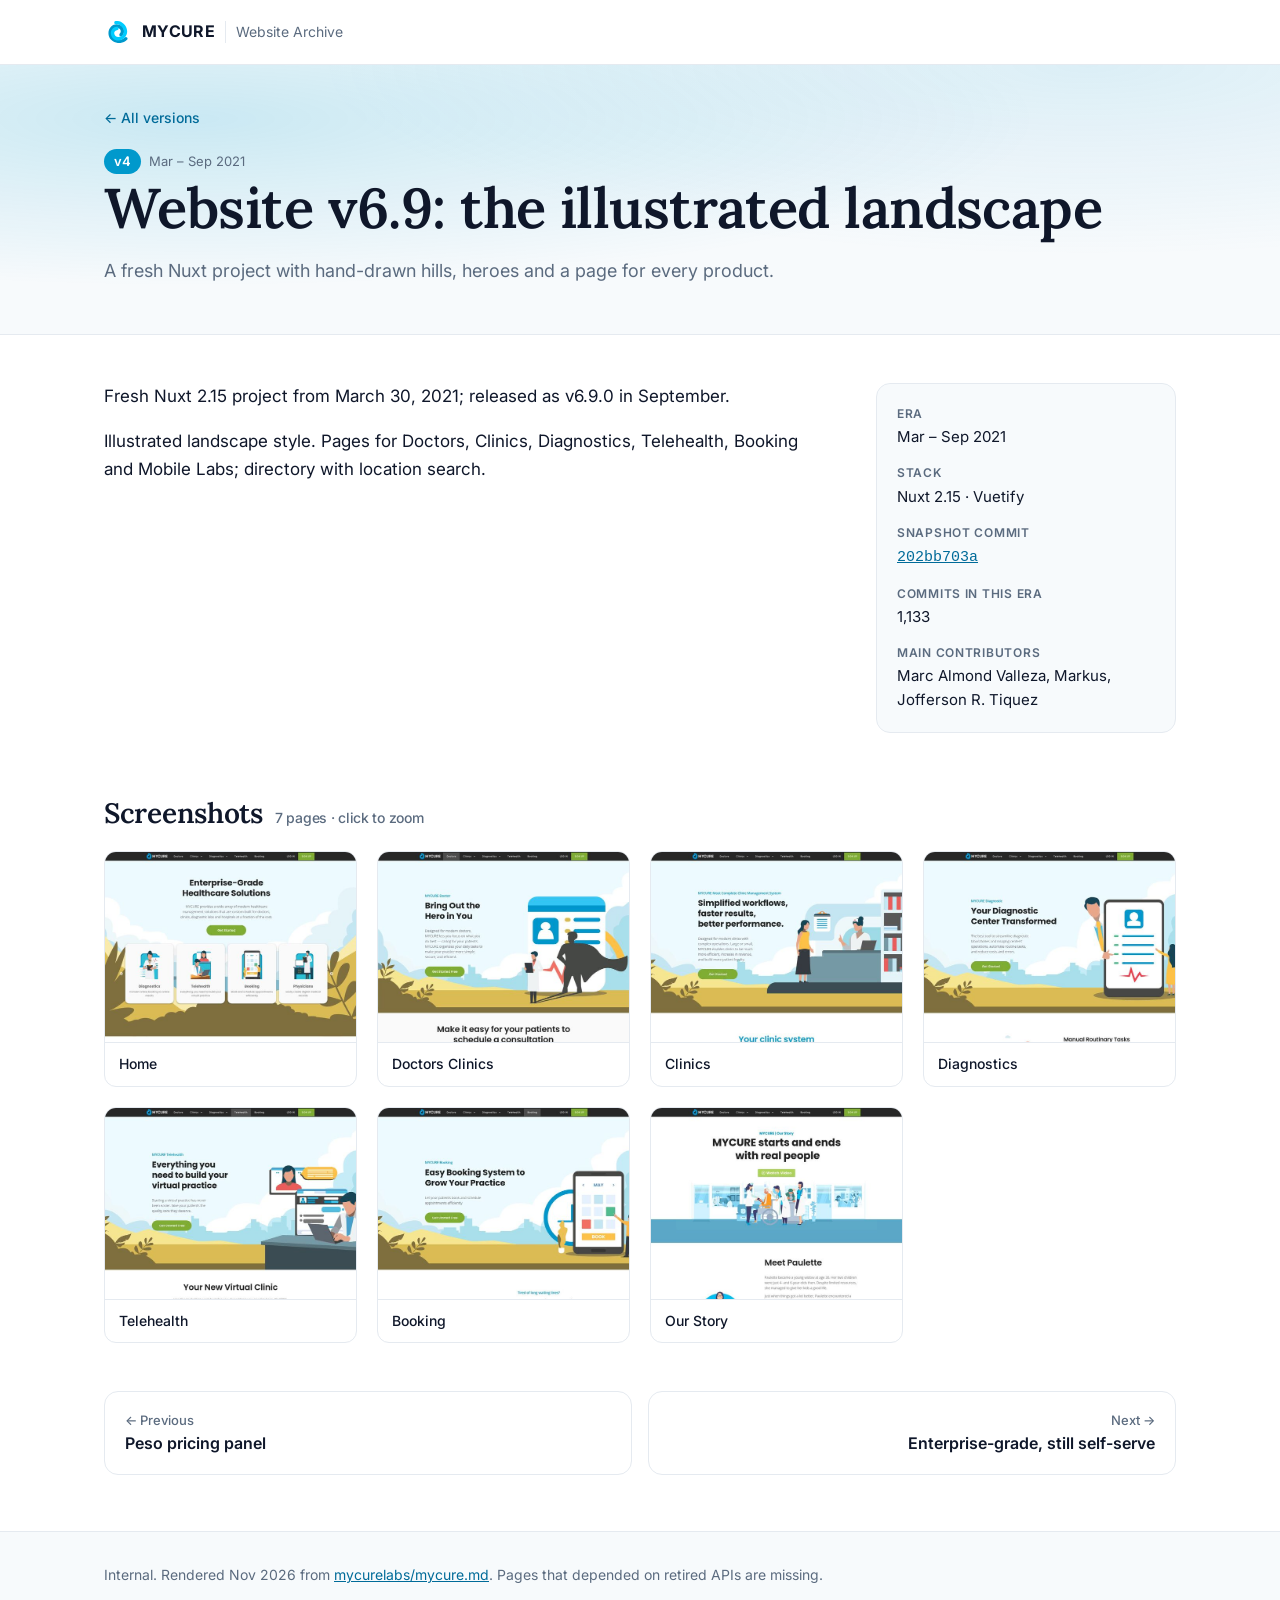
<file: versions/v4-2021-nuxt-v6.9.html>
<!doctype html>
<html lang="en">
<head>
<meta charset="utf-8">
<meta name="viewport" content="width=device-width, initial-scale=1">
<title>v4 · Website v6.9: the illustrated landscape · MYCURE Website Archive</title>
<meta name="robots" content="noindex, nofollow">
<link rel="icon" href="../assets/favicon-32x32.png">
<link rel="apple-touch-icon" href="../assets/apple-touch-icon.png">
<link rel="preconnect" href="https://fonts.googleapis.com">
<link rel="preconnect" href="https://fonts.gstatic.com" crossorigin>
<link href="https://fonts.googleapis.com/css2?family=Inter:wght@400;500;600;700&family=Lora:ital,wght@0,500;0,600;1,500&display=swap" rel="stylesheet">
<link rel="stylesheet" href="../assets/style.css">
</head>
<body>
<header class="nav"><div class="wrap nav-inner">
  <a class="brand" href="../index.html"><img src="../assets/mycure-logo.svg" alt="" width="28" height="28"><span>MYCURE</span><em>Website Archive</em></a>
</div></header>
<section class="vhero"><div class="wrap">
  <a class="back" href="../index.html">← All versions</a>
  <div class="card-meta"><span class="pill">v4</span><span>Mar – Sep 2021</span></div>
  <h1>Website v6.9: the illustrated landscape</h1>
  <p class="lede">A fresh Nuxt project with hand-drawn hills, heroes and a page for every product.</p>
</div></section>
<main class="wrap vmain">
  <article class="story">
    <p>Fresh Nuxt 2.15 project from March 30, 2021; released as v6.9.0 in September.</p><p>Illustrated landscape style. Pages for Doctors, Clinics, Diagnostics, Telehealth, Booking and Mobile Labs; directory with location search.</p>
    
  </article>
  <aside class="facts"><dl><dt>Era</dt><dd>Mar – Sep 2021</dd><dt>Stack</dt><dd>Nuxt 2.15 · Vuetify</dd><dt>Snapshot commit</dt><dd><a href="https://github.com/mycurelabs/mycure.md/commit/202bb703a"><code>202bb703a</code></a></dd><dt>Commits in this era</dt><dd>1,133</dd><dt>Main contributors</dt><dd>Marc Almond Valleza, Markus, Jofferson R. Tiquez</dd></dl></aside>
</main>
<section class="wrap gallery-wrap">
  <h2 class="section-title">Screenshots <span>7 pages · click to zoom</span></h2>
  <div class="gallery">
    <button class="shot" data-full="../screenshots/v4-2021-nuxt-v6.9/01-home.jpg" data-title="v4 · Home">
      <img loading="lazy" src="../thumbs/v4-2021-nuxt-v6.9/01-home.jpg" alt="Home">
      <span>Home</span>
    </button>
    <button class="shot" data-full="../screenshots/v4-2021-nuxt-v6.9/02-doctors-clinics.jpg" data-title="v4 · Doctors Clinics">
      <img loading="lazy" src="../thumbs/v4-2021-nuxt-v6.9/02-doctors-clinics.jpg" alt="Doctors Clinics">
      <span>Doctors Clinics</span>
    </button>
    <button class="shot" data-full="../screenshots/v4-2021-nuxt-v6.9/03-clinics.jpg" data-title="v4 · Clinics">
      <img loading="lazy" src="../thumbs/v4-2021-nuxt-v6.9/03-clinics.jpg" alt="Clinics">
      <span>Clinics</span>
    </button>
    <button class="shot" data-full="../screenshots/v4-2021-nuxt-v6.9/04-diagnostics.jpg" data-title="v4 · Diagnostics">
      <img loading="lazy" src="../thumbs/v4-2021-nuxt-v6.9/04-diagnostics.jpg" alt="Diagnostics">
      <span>Diagnostics</span>
    </button>
    <button class="shot" data-full="../screenshots/v4-2021-nuxt-v6.9/06-telehealth.jpg" data-title="v4 · Telehealth">
      <img loading="lazy" src="../thumbs/v4-2021-nuxt-v6.9/06-telehealth.jpg" alt="Telehealth">
      <span>Telehealth</span>
    </button>
    <button class="shot" data-full="../screenshots/v4-2021-nuxt-v6.9/07-booking.jpg" data-title="v4 · Booking">
      <img loading="lazy" src="../thumbs/v4-2021-nuxt-v6.9/07-booking.jpg" alt="Booking">
      <span>Booking</span>
    </button>
    <button class="shot" data-full="../screenshots/v4-2021-nuxt-v6.9/08-our-story.jpg" data-title="v4 · Our Story">
      <img loading="lazy" src="../thumbs/v4-2021-nuxt-v6.9/08-our-story.jpg" alt="Our Story">
      <span>Our Story</span>
    </button>
  </div>
</section>
<nav class="wrap pager"><a href="extra-2021-05-pricing.html"><small>← Previous</small>Peso pricing panel</a><a class="next" href="v5-2024-nuxt-selfserve.html"><small>Next →</small>Enterprise-grade, still self-serve</a></nav>
<footer class="foot"><div class="wrap">
  <p>Internal. Rendered Nov 2026 from <a href="https://github.com/mycurelabs/mycure.md">mycurelabs/mycure.md</a>. Pages that depended on retired APIs are missing.</p>
</div></footer>
<div class="viewer" id="viewer" hidden>
  <div class="viewer-bar">
    <div class="viewer-title" id="viewer-title"></div>
    <div class="viewer-tools">
      <button data-act="prev" aria-label="Previous page">‹</button>
      <button data-act="out" aria-label="Zoom out">−</button>
      <button data-act="fit" id="viewer-zoom">100%</button>
      <button data-act="in" aria-label="Zoom in">+</button>
      <button data-act="next" aria-label="Next page">›</button>
      <a id="viewer-open" target="_blank" rel="noopener" aria-label="Open original">↗</a>
      <button data-act="close" aria-label="Close">✕</button>
    </div>
  </div>
  <div class="viewer-stage" id="viewer-stage"><img id="viewer-img" alt=""></div>
  <div class="viewer-hint">Scroll to move · Ctrl/⌘ + scroll, pinch, or +/− to zoom · Drag to pan · Esc to close</div>
</div>
<script src="../assets/app.js"></script>
</body>
</html>
</file>
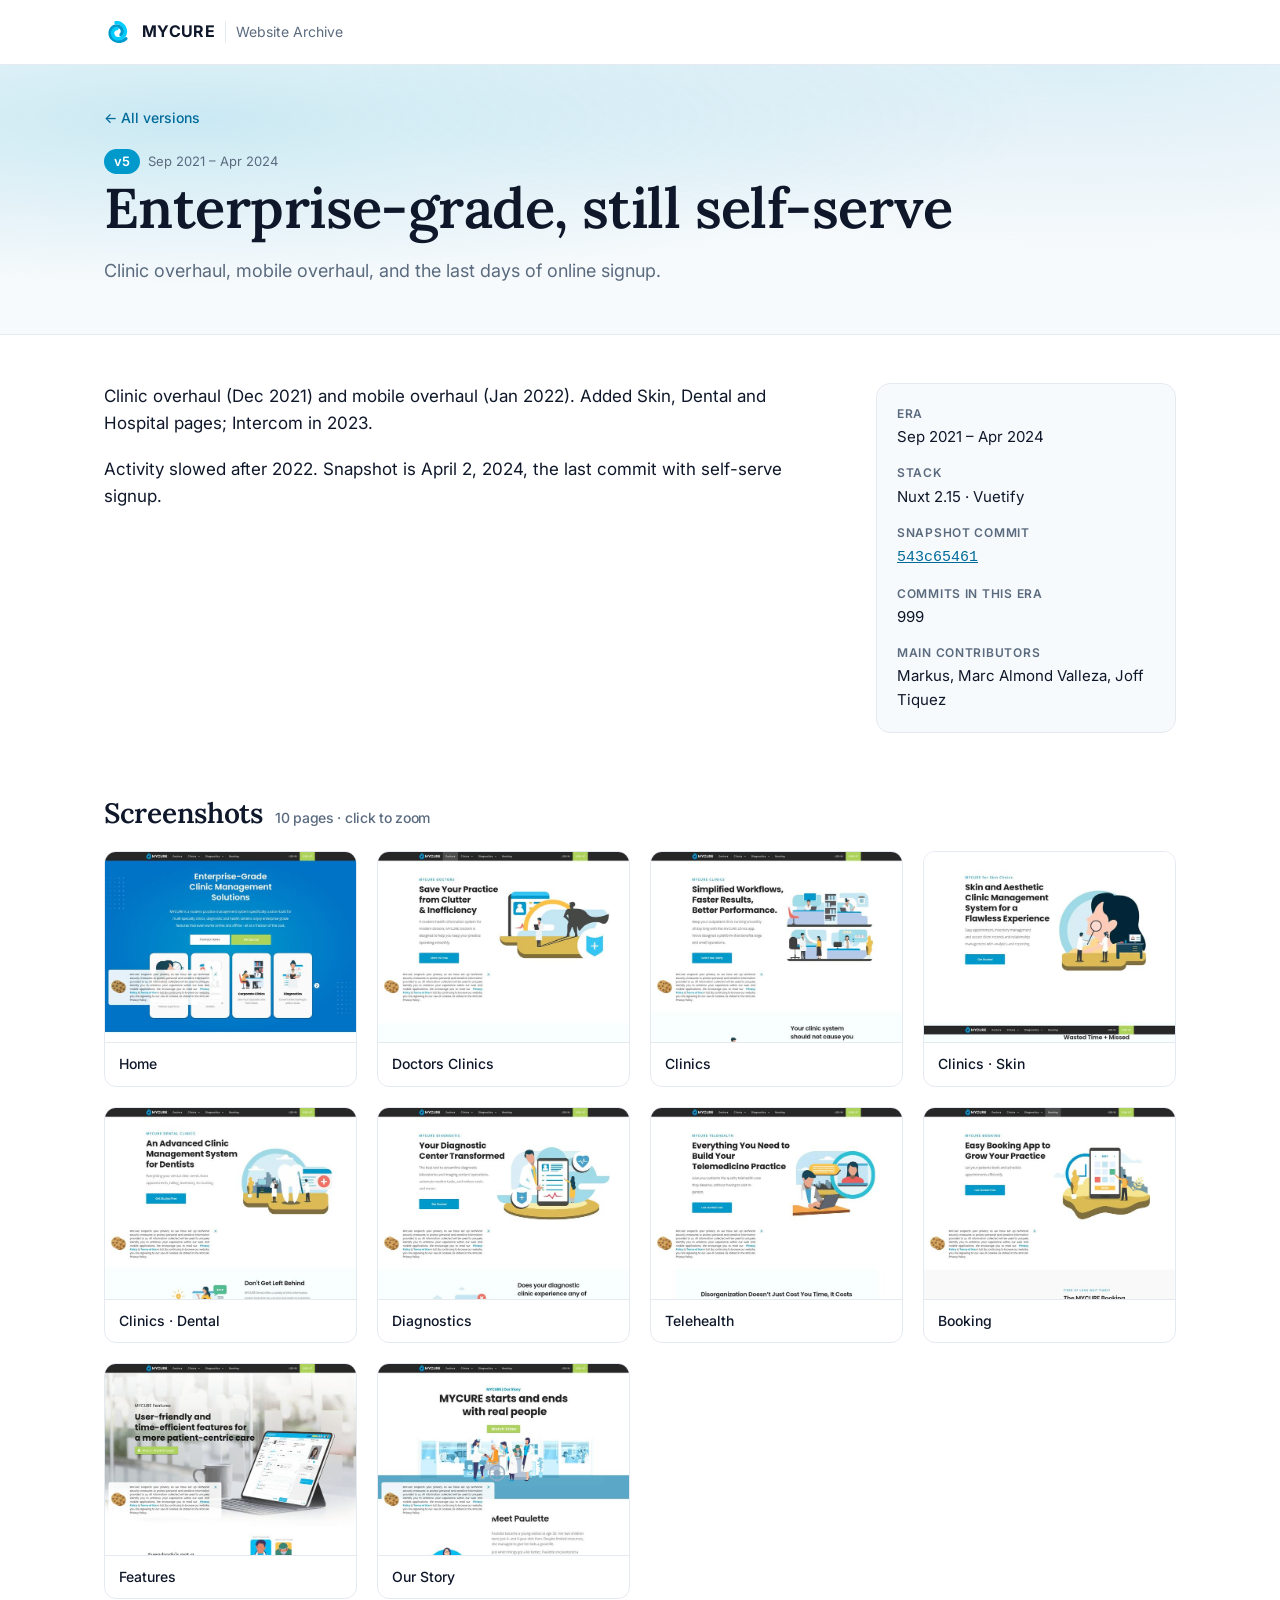
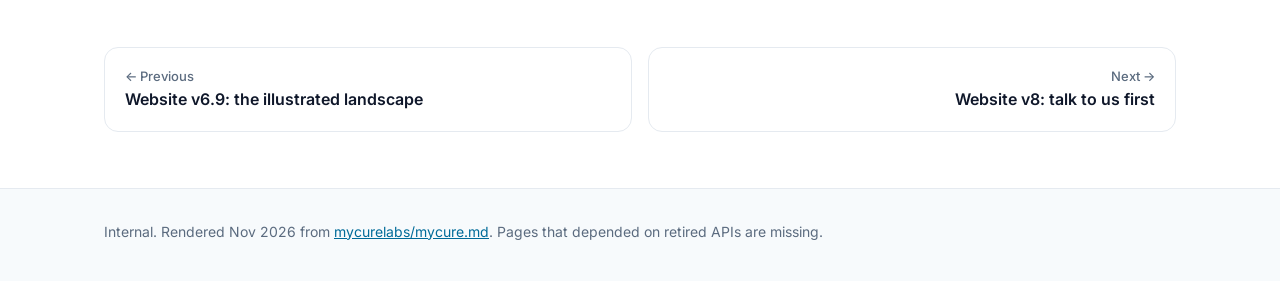
<file: versions/v5-2024-nuxt-selfserve.html>
<!doctype html>
<html lang="en">
<head>
<meta charset="utf-8">
<meta name="viewport" content="width=device-width, initial-scale=1">
<title>v5 · Enterprise-grade, still self-serve · MYCURE Website Archive</title>
<meta name="robots" content="noindex, nofollow">
<link rel="icon" href="../assets/favicon-32x32.png">
<link rel="apple-touch-icon" href="../assets/apple-touch-icon.png">
<link rel="preconnect" href="https://fonts.googleapis.com">
<link rel="preconnect" href="https://fonts.gstatic.com" crossorigin>
<link href="https://fonts.googleapis.com/css2?family=Inter:wght@400;500;600;700&family=Lora:ital,wght@0,500;0,600;1,500&display=swap" rel="stylesheet">
<link rel="stylesheet" href="../assets/style.css">
</head>
<body>
<header class="nav"><div class="wrap nav-inner">
  <a class="brand" href="../index.html"><img src="../assets/mycure-logo.svg" alt="" width="28" height="28"><span>MYCURE</span><em>Website Archive</em></a>
</div></header>
<section class="vhero"><div class="wrap">
  <a class="back" href="../index.html">← All versions</a>
  <div class="card-meta"><span class="pill">v5</span><span>Sep 2021 – Apr 2024</span></div>
  <h1>Enterprise-grade, still self-serve</h1>
  <p class="lede">Clinic overhaul, mobile overhaul, and the last days of online signup.</p>
</div></section>
<main class="wrap vmain">
  <article class="story">
    <p>Clinic overhaul (Dec 2021) and mobile overhaul (Jan 2022). Added Skin, Dental and Hospital pages; Intercom in 2023.</p><p>Activity slowed after 2022. Snapshot is April 2, 2024, the last commit with self-serve signup.</p>
    
  </article>
  <aside class="facts"><dl><dt>Era</dt><dd>Sep 2021 – Apr 2024</dd><dt>Stack</dt><dd>Nuxt 2.15 · Vuetify</dd><dt>Snapshot commit</dt><dd><a href="https://github.com/mycurelabs/mycure.md/commit/543c65461"><code>543c65461</code></a></dd><dt>Commits in this era</dt><dd>999</dd><dt>Main contributors</dt><dd>Markus, Marc Almond Valleza, Joff Tiquez</dd></dl></aside>
</main>
<section class="wrap gallery-wrap">
  <h2 class="section-title">Screenshots <span>10 pages · click to zoom</span></h2>
  <div class="gallery">
    <button class="shot" data-full="../screenshots/v5-2024-nuxt-selfserve/01-home.jpg" data-title="v5 · Home">
      <img loading="lazy" src="../thumbs/v5-2024-nuxt-selfserve/01-home.jpg" alt="Home">
      <span>Home</span>
    </button>
    <button class="shot" data-full="../screenshots/v5-2024-nuxt-selfserve/02-doctors-clinics.jpg" data-title="v5 · Doctors Clinics">
      <img loading="lazy" src="../thumbs/v5-2024-nuxt-selfserve/02-doctors-clinics.jpg" alt="Doctors Clinics">
      <span>Doctors Clinics</span>
    </button>
    <button class="shot" data-full="../screenshots/v5-2024-nuxt-selfserve/03-clinics.jpg" data-title="v5 · Clinics">
      <img loading="lazy" src="../thumbs/v5-2024-nuxt-selfserve/03-clinics.jpg" alt="Clinics">
      <span>Clinics</span>
    </button>
    <button class="shot" data-full="../screenshots/v5-2024-nuxt-selfserve/04-clinics-skin.jpg" data-title="v5 · Clinics · Skin">
      <img loading="lazy" src="../thumbs/v5-2024-nuxt-selfserve/04-clinics-skin.jpg" alt="Clinics · Skin">
      <span>Clinics · Skin</span>
    </button>
    <button class="shot" data-full="../screenshots/v5-2024-nuxt-selfserve/05-clinics-dental.jpg" data-title="v5 · Clinics · Dental">
      <img loading="lazy" src="../thumbs/v5-2024-nuxt-selfserve/05-clinics-dental.jpg" alt="Clinics · Dental">
      <span>Clinics · Dental</span>
    </button>
    <button class="shot" data-full="../screenshots/v5-2024-nuxt-selfserve/06-diagnostics.jpg" data-title="v5 · Diagnostics">
      <img loading="lazy" src="../thumbs/v5-2024-nuxt-selfserve/06-diagnostics.jpg" alt="Diagnostics">
      <span>Diagnostics</span>
    </button>
    <button class="shot" data-full="../screenshots/v5-2024-nuxt-selfserve/07-telehealth.jpg" data-title="v5 · Telehealth">
      <img loading="lazy" src="../thumbs/v5-2024-nuxt-selfserve/07-telehealth.jpg" alt="Telehealth">
      <span>Telehealth</span>
    </button>
    <button class="shot" data-full="../screenshots/v5-2024-nuxt-selfserve/08-booking.jpg" data-title="v5 · Booking">
      <img loading="lazy" src="../thumbs/v5-2024-nuxt-selfserve/08-booking.jpg" alt="Booking">
      <span>Booking</span>
    </button>
    <button class="shot" data-full="../screenshots/v5-2024-nuxt-selfserve/09-features.jpg" data-title="v5 · Features">
      <img loading="lazy" src="../thumbs/v5-2024-nuxt-selfserve/09-features.jpg" alt="Features">
      <span>Features</span>
    </button>
    <button class="shot" data-full="../screenshots/v5-2024-nuxt-selfserve/10-our-story.jpg" data-title="v5 · Our Story">
      <img loading="lazy" src="../thumbs/v5-2024-nuxt-selfserve/10-our-story.jpg" alt="Our Story">
      <span>Our Story</span>
    </button>
  </div>
</section>
<nav class="wrap pager"><a href="v4-2021-nuxt-v6.9.html"><small>← Previous</small>Website v6.9: the illustrated landscape</a><a class="next" href="v6-2024-nuxt-v8.html"><small>Next →</small>Website v8: talk to us first</a></nav>
<footer class="foot"><div class="wrap">
  <p>Internal. Rendered Nov 2026 from <a href="https://github.com/mycurelabs/mycure.md">mycurelabs/mycure.md</a>. Pages that depended on retired APIs are missing.</p>
</div></footer>
<div class="viewer" id="viewer" hidden>
  <div class="viewer-bar">
    <div class="viewer-title" id="viewer-title"></div>
    <div class="viewer-tools">
      <button data-act="prev" aria-label="Previous page">‹</button>
      <button data-act="out" aria-label="Zoom out">−</button>
      <button data-act="fit" id="viewer-zoom">100%</button>
      <button data-act="in" aria-label="Zoom in">+</button>
      <button data-act="next" aria-label="Next page">›</button>
      <a id="viewer-open" target="_blank" rel="noopener" aria-label="Open original">↗</a>
      <button data-act="close" aria-label="Close">✕</button>
    </div>
  </div>
  <div class="viewer-stage" id="viewer-stage"><img id="viewer-img" alt=""></div>
  <div class="viewer-hint">Scroll to move · Ctrl/⌘ + scroll, pinch, or +/− to zoom · Drag to pan · Esc to close</div>
</div>
<script src="../assets/app.js"></script>
</body>
</html>
</file>
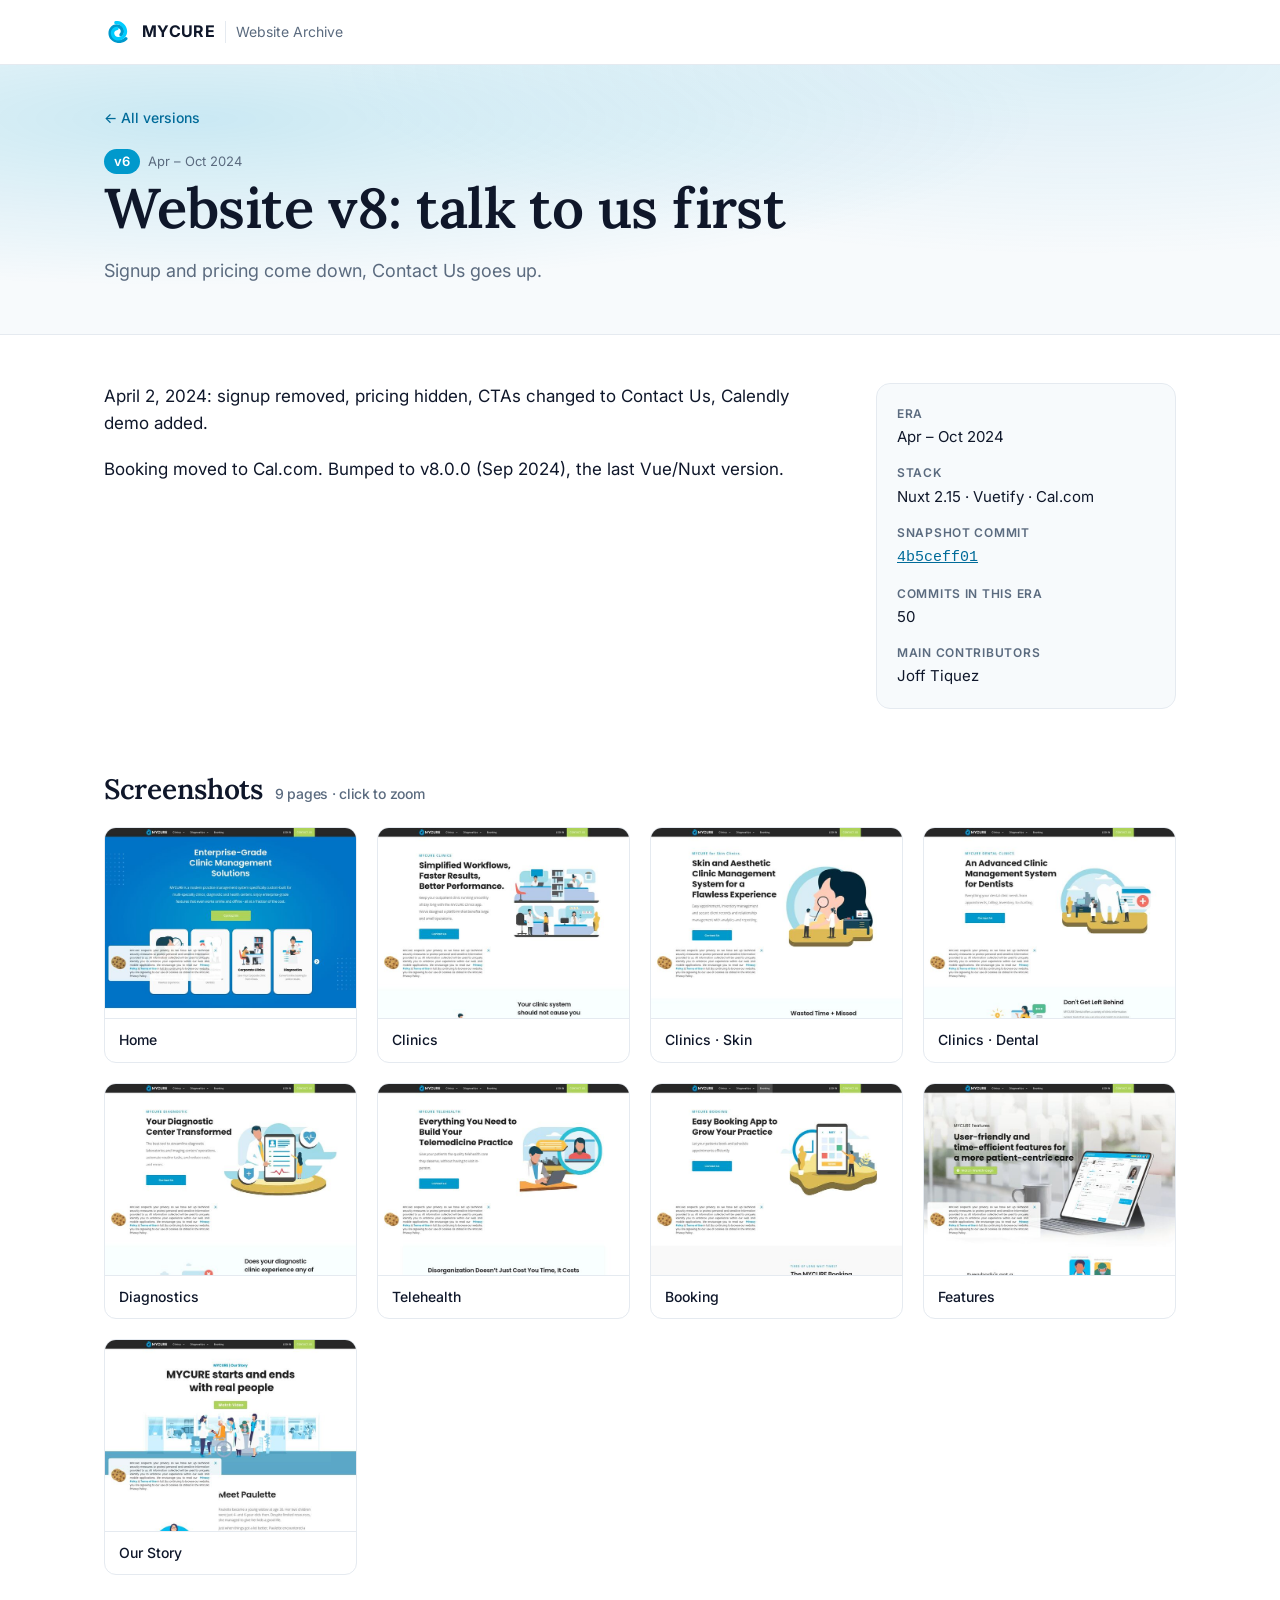
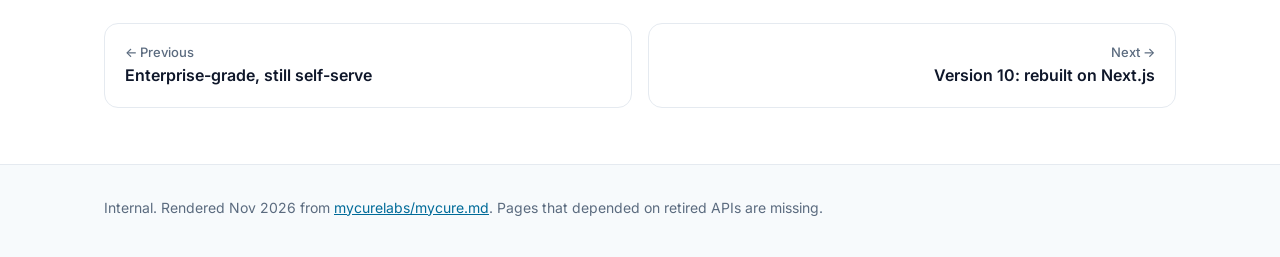
<file: versions/v6-2024-nuxt-v8.html>
<!doctype html>
<html lang="en">
<head>
<meta charset="utf-8">
<meta name="viewport" content="width=device-width, initial-scale=1">
<title>v6 · Website v8: talk to us first · MYCURE Website Archive</title>
<meta name="robots" content="noindex, nofollow">
<link rel="icon" href="../assets/favicon-32x32.png">
<link rel="apple-touch-icon" href="../assets/apple-touch-icon.png">
<link rel="preconnect" href="https://fonts.googleapis.com">
<link rel="preconnect" href="https://fonts.gstatic.com" crossorigin>
<link href="https://fonts.googleapis.com/css2?family=Inter:wght@400;500;600;700&family=Lora:ital,wght@0,500;0,600;1,500&display=swap" rel="stylesheet">
<link rel="stylesheet" href="../assets/style.css">
</head>
<body>
<header class="nav"><div class="wrap nav-inner">
  <a class="brand" href="../index.html"><img src="../assets/mycure-logo.svg" alt="" width="28" height="28"><span>MYCURE</span><em>Website Archive</em></a>
</div></header>
<section class="vhero"><div class="wrap">
  <a class="back" href="../index.html">← All versions</a>
  <div class="card-meta"><span class="pill">v6</span><span>Apr – Oct 2024</span></div>
  <h1>Website v8: talk to us first</h1>
  <p class="lede">Signup and pricing come down, Contact Us goes up.</p>
</div></section>
<main class="wrap vmain">
  <article class="story">
    <p>April 2, 2024: signup removed, pricing hidden, CTAs changed to Contact Us, Calendly demo added.</p><p>Booking moved to Cal.com. Bumped to v8.0.0 (Sep 2024), the last Vue/Nuxt version.</p>
    
  </article>
  <aside class="facts"><dl><dt>Era</dt><dd>Apr – Oct 2024</dd><dt>Stack</dt><dd>Nuxt 2.15 · Vuetify · Cal.com</dd><dt>Snapshot commit</dt><dd><a href="https://github.com/mycurelabs/mycure.md/commit/4b5ceff01"><code>4b5ceff01</code></a></dd><dt>Commits in this era</dt><dd>50</dd><dt>Main contributors</dt><dd>Joff Tiquez</dd></dl></aside>
</main>
<section class="wrap gallery-wrap">
  <h2 class="section-title">Screenshots <span>9 pages · click to zoom</span></h2>
  <div class="gallery">
    <button class="shot" data-full="../screenshots/v6-2024-nuxt-v8/01-home.jpg" data-title="v6 · Home">
      <img loading="lazy" src="../thumbs/v6-2024-nuxt-v8/01-home.jpg" alt="Home">
      <span>Home</span>
    </button>
    <button class="shot" data-full="../screenshots/v6-2024-nuxt-v8/03-clinics.jpg" data-title="v6 · Clinics">
      <img loading="lazy" src="../thumbs/v6-2024-nuxt-v8/03-clinics.jpg" alt="Clinics">
      <span>Clinics</span>
    </button>
    <button class="shot" data-full="../screenshots/v6-2024-nuxt-v8/04-clinics-skin.jpg" data-title="v6 · Clinics · Skin">
      <img loading="lazy" src="../thumbs/v6-2024-nuxt-v8/04-clinics-skin.jpg" alt="Clinics · Skin">
      <span>Clinics · Skin</span>
    </button>
    <button class="shot" data-full="../screenshots/v6-2024-nuxt-v8/05-clinics-dental.jpg" data-title="v6 · Clinics · Dental">
      <img loading="lazy" src="../thumbs/v6-2024-nuxt-v8/05-clinics-dental.jpg" alt="Clinics · Dental">
      <span>Clinics · Dental</span>
    </button>
    <button class="shot" data-full="../screenshots/v6-2024-nuxt-v8/06-diagnostics.jpg" data-title="v6 · Diagnostics">
      <img loading="lazy" src="../thumbs/v6-2024-nuxt-v8/06-diagnostics.jpg" alt="Diagnostics">
      <span>Diagnostics</span>
    </button>
    <button class="shot" data-full="../screenshots/v6-2024-nuxt-v8/07-telehealth.jpg" data-title="v6 · Telehealth">
      <img loading="lazy" src="../thumbs/v6-2024-nuxt-v8/07-telehealth.jpg" alt="Telehealth">
      <span>Telehealth</span>
    </button>
    <button class="shot" data-full="../screenshots/v6-2024-nuxt-v8/08-booking.jpg" data-title="v6 · Booking">
      <img loading="lazy" src="../thumbs/v6-2024-nuxt-v8/08-booking.jpg" alt="Booking">
      <span>Booking</span>
    </button>
    <button class="shot" data-full="../screenshots/v6-2024-nuxt-v8/09-features.jpg" data-title="v6 · Features">
      <img loading="lazy" src="../thumbs/v6-2024-nuxt-v8/09-features.jpg" alt="Features">
      <span>Features</span>
    </button>
    <button class="shot" data-full="../screenshots/v6-2024-nuxt-v8/10-our-story.jpg" data-title="v6 · Our Story">
      <img loading="lazy" src="../thumbs/v6-2024-nuxt-v8/10-our-story.jpg" alt="Our Story">
      <span>Our Story</span>
    </button>
  </div>
</section>
<nav class="wrap pager"><a href="v5-2024-nuxt-selfserve.html"><small>← Previous</small>Enterprise-grade, still self-serve</a><a class="next" href="v7-2025-next-v10-launch.html"><small>Next →</small>Version 10: rebuilt on Next.js</a></nav>
<footer class="foot"><div class="wrap">
  <p>Internal. Rendered Nov 2026 from <a href="https://github.com/mycurelabs/mycure.md">mycurelabs/mycure.md</a>. Pages that depended on retired APIs are missing.</p>
</div></footer>
<div class="viewer" id="viewer" hidden>
  <div class="viewer-bar">
    <div class="viewer-title" id="viewer-title"></div>
    <div class="viewer-tools">
      <button data-act="prev" aria-label="Previous page">‹</button>
      <button data-act="out" aria-label="Zoom out">−</button>
      <button data-act="fit" id="viewer-zoom">100%</button>
      <button data-act="in" aria-label="Zoom in">+</button>
      <button data-act="next" aria-label="Next page">›</button>
      <a id="viewer-open" target="_blank" rel="noopener" aria-label="Open original">↗</a>
      <button data-act="close" aria-label="Close">✕</button>
    </div>
  </div>
  <div class="viewer-stage" id="viewer-stage"><img id="viewer-img" alt=""></div>
  <div class="viewer-hint">Scroll to move · Ctrl/⌘ + scroll, pinch, or +/− to zoom · Drag to pan · Esc to close</div>
</div>
<script src="../assets/app.js"></script>
</body>
</html>
</file>
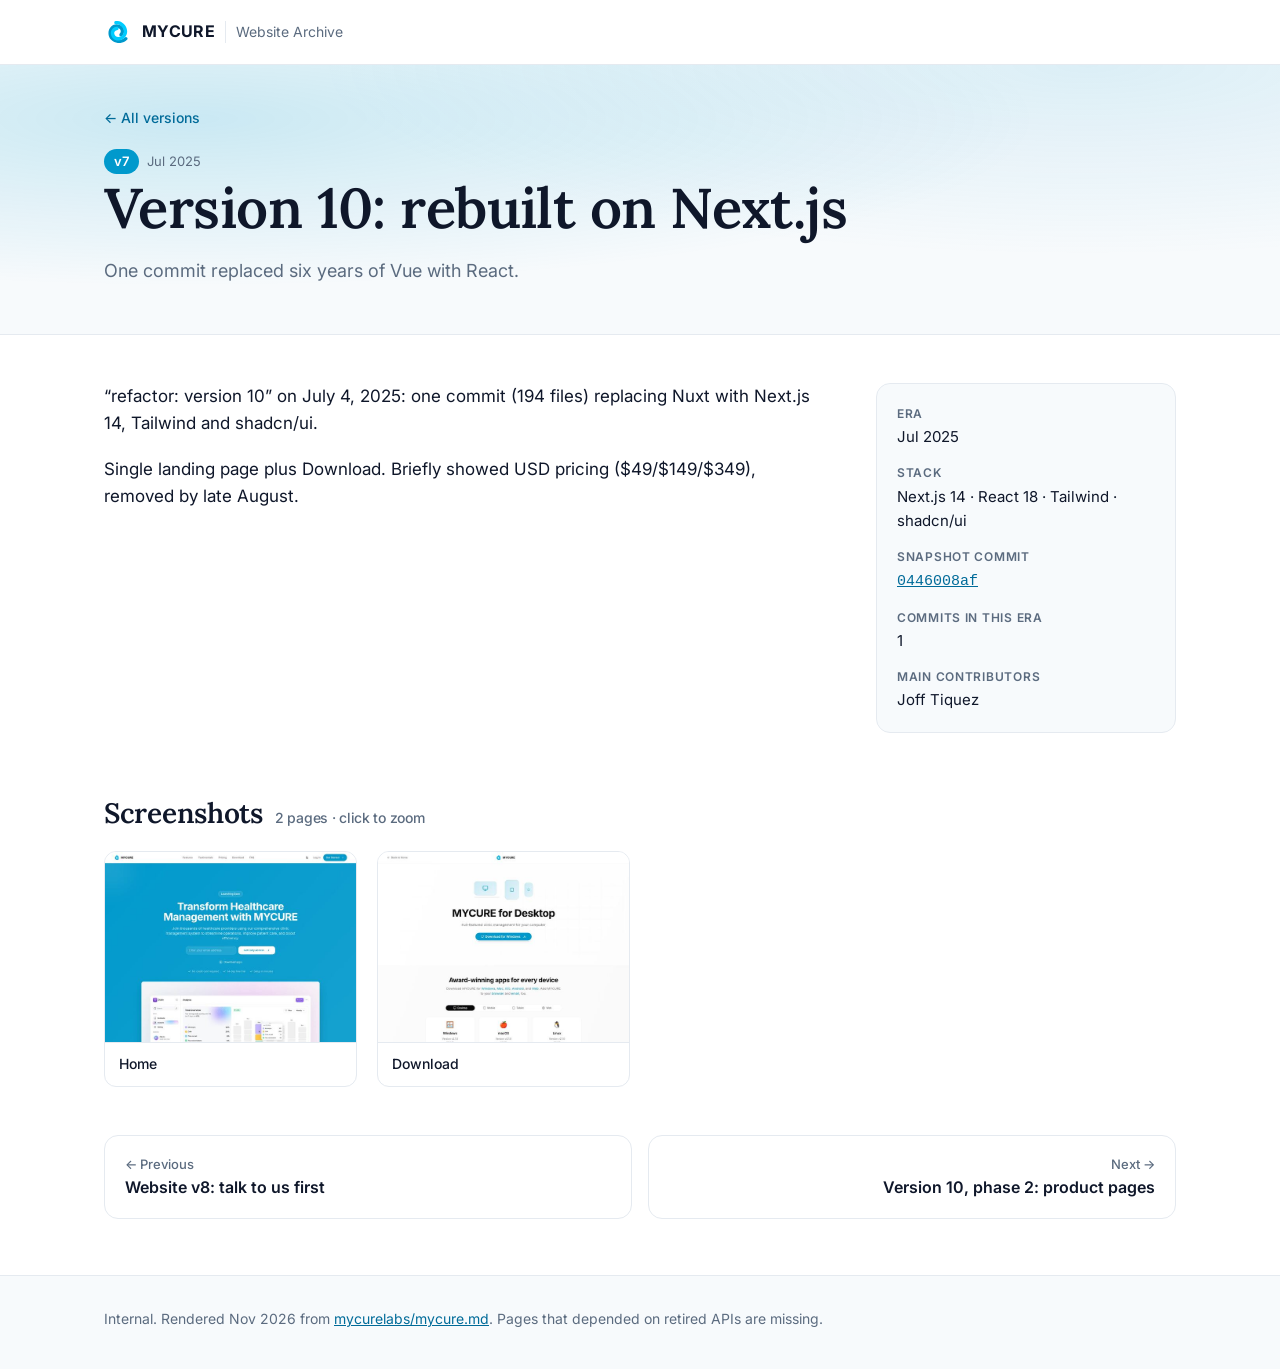
<file: versions/v7-2025-next-v10-launch.html>
<!doctype html>
<html lang="en">
<head>
<meta charset="utf-8">
<meta name="viewport" content="width=device-width, initial-scale=1">
<title>v7 · Version 10: rebuilt on Next.js · MYCURE Website Archive</title>
<meta name="robots" content="noindex, nofollow">
<link rel="icon" href="../assets/favicon-32x32.png">
<link rel="apple-touch-icon" href="../assets/apple-touch-icon.png">
<link rel="preconnect" href="https://fonts.googleapis.com">
<link rel="preconnect" href="https://fonts.gstatic.com" crossorigin>
<link href="https://fonts.googleapis.com/css2?family=Inter:wght@400;500;600;700&family=Lora:ital,wght@0,500;0,600;1,500&display=swap" rel="stylesheet">
<link rel="stylesheet" href="../assets/style.css">
</head>
<body>
<header class="nav"><div class="wrap nav-inner">
  <a class="brand" href="../index.html"><img src="../assets/mycure-logo.svg" alt="" width="28" height="28"><span>MYCURE</span><em>Website Archive</em></a>
</div></header>
<section class="vhero"><div class="wrap">
  <a class="back" href="../index.html">← All versions</a>
  <div class="card-meta"><span class="pill">v7</span><span>Jul 2025</span></div>
  <h1>Version 10: rebuilt on Next.js</h1>
  <p class="lede">One commit replaced six years of Vue with React.</p>
</div></section>
<main class="wrap vmain">
  <article class="story">
    <p>“refactor: version 10” on July 4, 2025: one commit (194 files) replacing Nuxt with Next.js 14, Tailwind and shadcn/ui.</p><p>Single landing page plus Download. Briefly showed USD pricing ($49/$149/$349), removed by late August.</p>
    
  </article>
  <aside class="facts"><dl><dt>Era</dt><dd>Jul 2025</dd><dt>Stack</dt><dd>Next.js 14 · React 18 · Tailwind · shadcn/ui</dd><dt>Snapshot commit</dt><dd><a href="https://github.com/mycurelabs/mycure.md/commit/0446008af"><code>0446008af</code></a></dd><dt>Commits in this era</dt><dd>1</dd><dt>Main contributors</dt><dd>Joff Tiquez</dd></dl></aside>
</main>
<section class="wrap gallery-wrap">
  <h2 class="section-title">Screenshots <span>2 pages · click to zoom</span></h2>
  <div class="gallery">
    <button class="shot" data-full="../screenshots/v7-2025-next-v10-launch/01-home.jpg" data-title="v7 · Home">
      <img loading="lazy" src="../thumbs/v7-2025-next-v10-launch/01-home.jpg" alt="Home">
      <span>Home</span>
    </button>
    <button class="shot" data-full="../screenshots/v7-2025-next-v10-launch/02-download.jpg" data-title="v7 · Download">
      <img loading="lazy" src="../thumbs/v7-2025-next-v10-launch/02-download.jpg" alt="Download">
      <span>Download</span>
    </button>
  </div>
</section>
<nav class="wrap pager"><a href="v6-2024-nuxt-v8.html"><small>← Previous</small>Website v8: talk to us first</a><a class="next" href="v8-2025-next-v10-final.html"><small>Next →</small>Version 10, phase 2: product pages</a></nav>
<footer class="foot"><div class="wrap">
  <p>Internal. Rendered Nov 2026 from <a href="https://github.com/mycurelabs/mycure.md">mycurelabs/mycure.md</a>. Pages that depended on retired APIs are missing.</p>
</div></footer>
<div class="viewer" id="viewer" hidden>
  <div class="viewer-bar">
    <div class="viewer-title" id="viewer-title"></div>
    <div class="viewer-tools">
      <button data-act="prev" aria-label="Previous page">‹</button>
      <button data-act="out" aria-label="Zoom out">−</button>
      <button data-act="fit" id="viewer-zoom">100%</button>
      <button data-act="in" aria-label="Zoom in">+</button>
      <button data-act="next" aria-label="Next page">›</button>
      <a id="viewer-open" target="_blank" rel="noopener" aria-label="Open original">↗</a>
      <button data-act="close" aria-label="Close">✕</button>
    </div>
  </div>
  <div class="viewer-stage" id="viewer-stage"><img id="viewer-img" alt=""></div>
  <div class="viewer-hint">Scroll to move · Ctrl/⌘ + scroll, pinch, or +/− to zoom · Drag to pan · Esc to close</div>
</div>
<script src="../assets/app.js"></script>
</body>
</html>
</file>
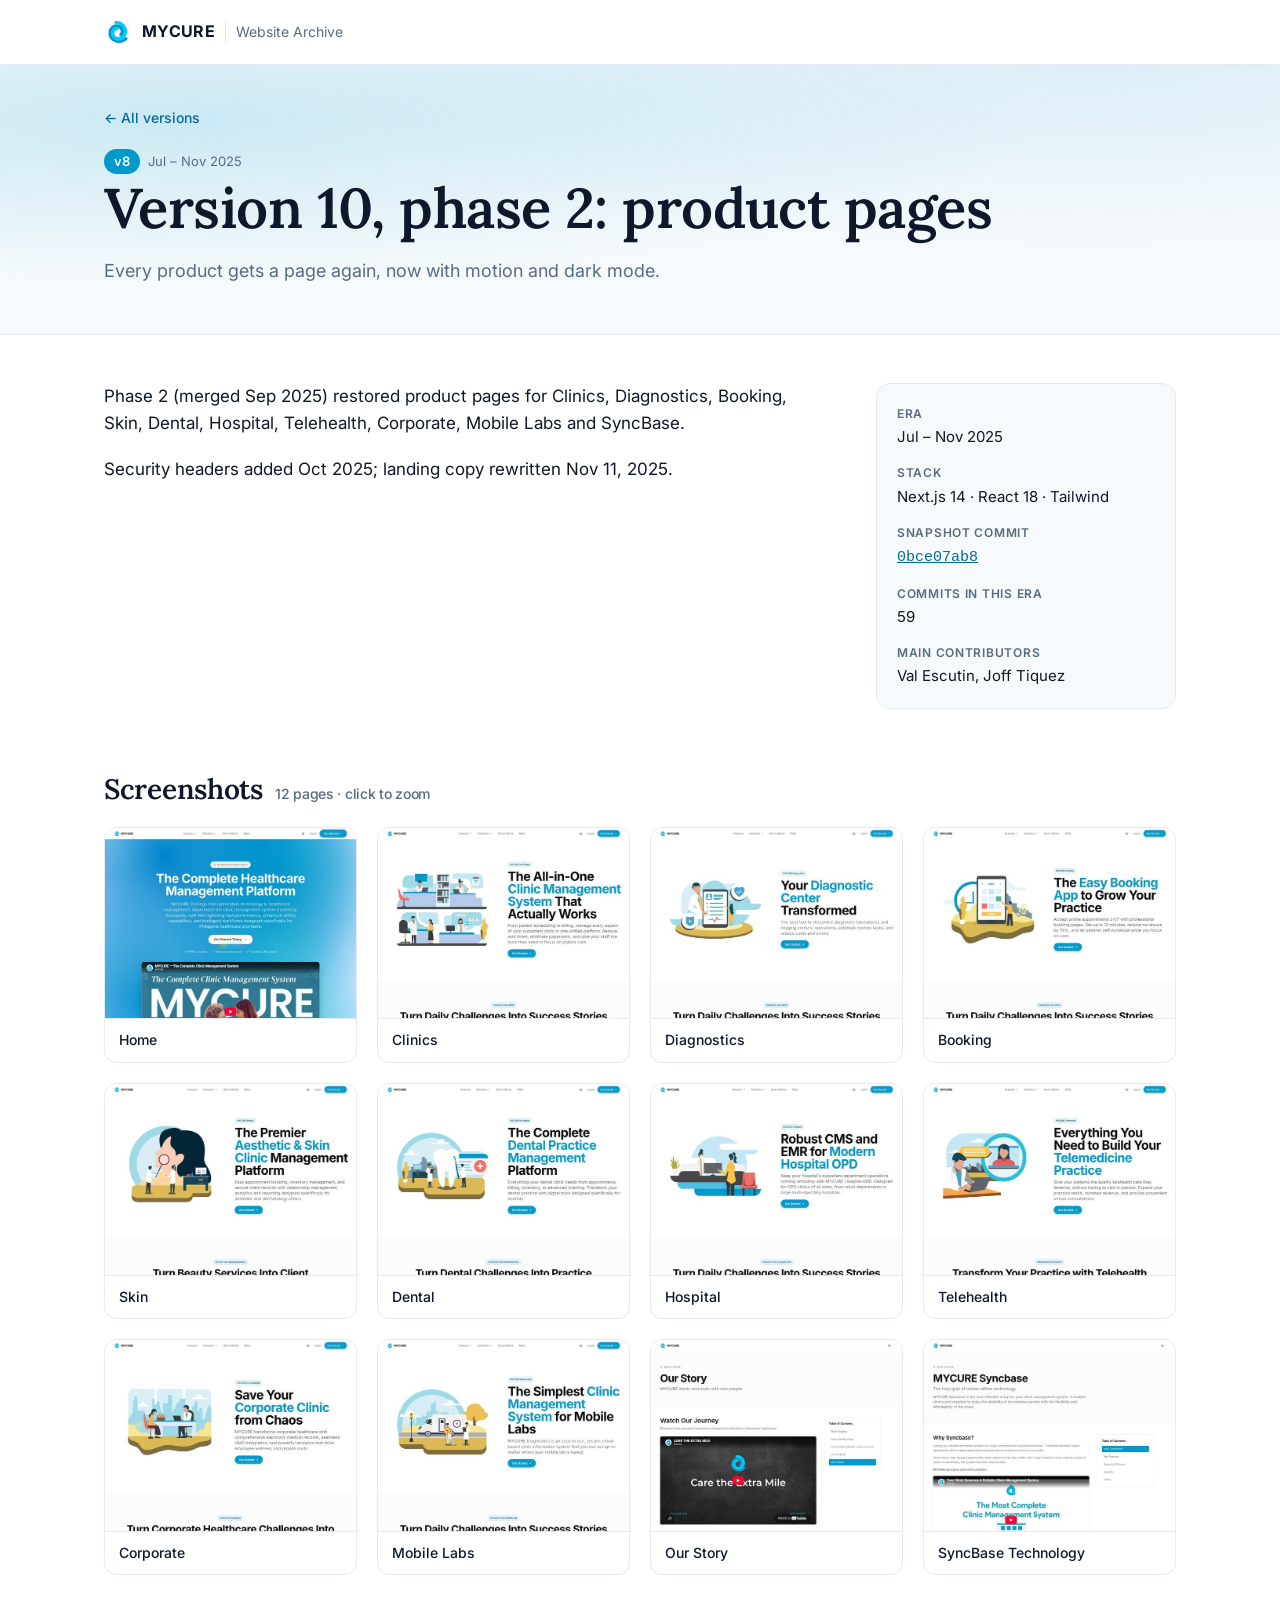
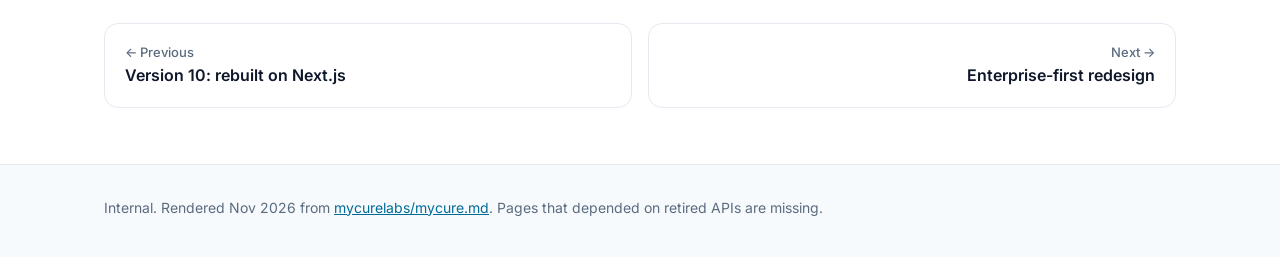
<file: versions/v8-2025-next-v10-final.html>
<!doctype html>
<html lang="en">
<head>
<meta charset="utf-8">
<meta name="viewport" content="width=device-width, initial-scale=1">
<title>v8 · Version 10, phase 2: product pages · MYCURE Website Archive</title>
<meta name="robots" content="noindex, nofollow">
<link rel="icon" href="../assets/favicon-32x32.png">
<link rel="apple-touch-icon" href="../assets/apple-touch-icon.png">
<link rel="preconnect" href="https://fonts.googleapis.com">
<link rel="preconnect" href="https://fonts.gstatic.com" crossorigin>
<link href="https://fonts.googleapis.com/css2?family=Inter:wght@400;500;600;700&family=Lora:ital,wght@0,500;0,600;1,500&display=swap" rel="stylesheet">
<link rel="stylesheet" href="../assets/style.css">
</head>
<body>
<header class="nav"><div class="wrap nav-inner">
  <a class="brand" href="../index.html"><img src="../assets/mycure-logo.svg" alt="" width="28" height="28"><span>MYCURE</span><em>Website Archive</em></a>
</div></header>
<section class="vhero"><div class="wrap">
  <a class="back" href="../index.html">← All versions</a>
  <div class="card-meta"><span class="pill">v8</span><span>Jul – Nov 2025</span></div>
  <h1>Version 10, phase 2: product pages</h1>
  <p class="lede">Every product gets a page again, now with motion and dark mode.</p>
</div></section>
<main class="wrap vmain">
  <article class="story">
    <p>Phase 2 (merged Sep 2025) restored product pages for Clinics, Diagnostics, Booking, Skin, Dental, Hospital, Telehealth, Corporate, Mobile Labs and SyncBase.</p><p>Security headers added Oct 2025; landing copy rewritten Nov 11, 2025.</p>
    
  </article>
  <aside class="facts"><dl><dt>Era</dt><dd>Jul – Nov 2025</dd><dt>Stack</dt><dd>Next.js 14 · React 18 · Tailwind</dd><dt>Snapshot commit</dt><dd><a href="https://github.com/mycurelabs/mycure.md/commit/0bce07ab8"><code>0bce07ab8</code></a></dd><dt>Commits in this era</dt><dd>59</dd><dt>Main contributors</dt><dd>Val Escutin, Joff Tiquez</dd></dl></aside>
</main>
<section class="wrap gallery-wrap">
  <h2 class="section-title">Screenshots <span>12 pages · click to zoom</span></h2>
  <div class="gallery">
    <button class="shot" data-full="../screenshots/v8-2025-next-v10-final/01-home.jpg" data-title="v8 · Home">
      <img loading="lazy" src="../thumbs/v8-2025-next-v10-final/01-home.jpg" alt="Home">
      <span>Home</span>
    </button>
    <button class="shot" data-full="../screenshots/v8-2025-next-v10-final/02-clinics.jpg" data-title="v8 · Clinics">
      <img loading="lazy" src="../thumbs/v8-2025-next-v10-final/02-clinics.jpg" alt="Clinics">
      <span>Clinics</span>
    </button>
    <button class="shot" data-full="../screenshots/v8-2025-next-v10-final/03-diagnostics.jpg" data-title="v8 · Diagnostics">
      <img loading="lazy" src="../thumbs/v8-2025-next-v10-final/03-diagnostics.jpg" alt="Diagnostics">
      <span>Diagnostics</span>
    </button>
    <button class="shot" data-full="../screenshots/v8-2025-next-v10-final/04-booking.jpg" data-title="v8 · Booking">
      <img loading="lazy" src="../thumbs/v8-2025-next-v10-final/04-booking.jpg" alt="Booking">
      <span>Booking</span>
    </button>
    <button class="shot" data-full="../screenshots/v8-2025-next-v10-final/05-skin.jpg" data-title="v8 · Skin">
      <img loading="lazy" src="../thumbs/v8-2025-next-v10-final/05-skin.jpg" alt="Skin">
      <span>Skin</span>
    </button>
    <button class="shot" data-full="../screenshots/v8-2025-next-v10-final/06-dental.jpg" data-title="v8 · Dental">
      <img loading="lazy" src="../thumbs/v8-2025-next-v10-final/06-dental.jpg" alt="Dental">
      <span>Dental</span>
    </button>
    <button class="shot" data-full="../screenshots/v8-2025-next-v10-final/07-hospital.jpg" data-title="v8 · Hospital">
      <img loading="lazy" src="../thumbs/v8-2025-next-v10-final/07-hospital.jpg" alt="Hospital">
      <span>Hospital</span>
    </button>
    <button class="shot" data-full="../screenshots/v8-2025-next-v10-final/08-telehealth.jpg" data-title="v8 · Telehealth">
      <img loading="lazy" src="../thumbs/v8-2025-next-v10-final/08-telehealth.jpg" alt="Telehealth">
      <span>Telehealth</span>
    </button>
    <button class="shot" data-full="../screenshots/v8-2025-next-v10-final/09-corporate.jpg" data-title="v8 · Corporate">
      <img loading="lazy" src="../thumbs/v8-2025-next-v10-final/09-corporate.jpg" alt="Corporate">
      <span>Corporate</span>
    </button>
    <button class="shot" data-full="../screenshots/v8-2025-next-v10-final/10-mobile-labs.jpg" data-title="v8 · Mobile Labs">
      <img loading="lazy" src="../thumbs/v8-2025-next-v10-final/10-mobile-labs.jpg" alt="Mobile Labs">
      <span>Mobile Labs</span>
    </button>
    <button class="shot" data-full="../screenshots/v8-2025-next-v10-final/11-our-story.jpg" data-title="v8 · Our Story">
      <img loading="lazy" src="../thumbs/v8-2025-next-v10-final/11-our-story.jpg" alt="Our Story">
      <span>Our Story</span>
    </button>
    <button class="shot" data-full="../screenshots/v8-2025-next-v10-final/12-syncbase-technology.jpg" data-title="v8 · SyncBase Technology">
      <img loading="lazy" src="../thumbs/v8-2025-next-v10-final/12-syncbase-technology.jpg" alt="SyncBase Technology">
      <span>SyncBase Technology</span>
    </button>
  </div>
</section>
<nav class="wrap pager"><a href="v7-2025-next-v10-launch.html"><small>← Previous</small>Version 10: rebuilt on Next.js</a><a class="next" href="v9-2025-dec-redesign.html"><small>Next →</small>Enterprise-first redesign</a></nav>
<footer class="foot"><div class="wrap">
  <p>Internal. Rendered Nov 2026 from <a href="https://github.com/mycurelabs/mycure.md">mycurelabs/mycure.md</a>. Pages that depended on retired APIs are missing.</p>
</div></footer>
<div class="viewer" id="viewer" hidden>
  <div class="viewer-bar">
    <div class="viewer-title" id="viewer-title"></div>
    <div class="viewer-tools">
      <button data-act="prev" aria-label="Previous page">‹</button>
      <button data-act="out" aria-label="Zoom out">−</button>
      <button data-act="fit" id="viewer-zoom">100%</button>
      <button data-act="in" aria-label="Zoom in">+</button>
      <button data-act="next" aria-label="Next page">›</button>
      <a id="viewer-open" target="_blank" rel="noopener" aria-label="Open original">↗</a>
      <button data-act="close" aria-label="Close">✕</button>
    </div>
  </div>
  <div class="viewer-stage" id="viewer-stage"><img id="viewer-img" alt=""></div>
  <div class="viewer-hint">Scroll to move · Ctrl/⌘ + scroll, pinch, or +/− to zoom · Drag to pan · Esc to close</div>
</div>
<script src="../assets/app.js"></script>
</body>
</html>
</file>
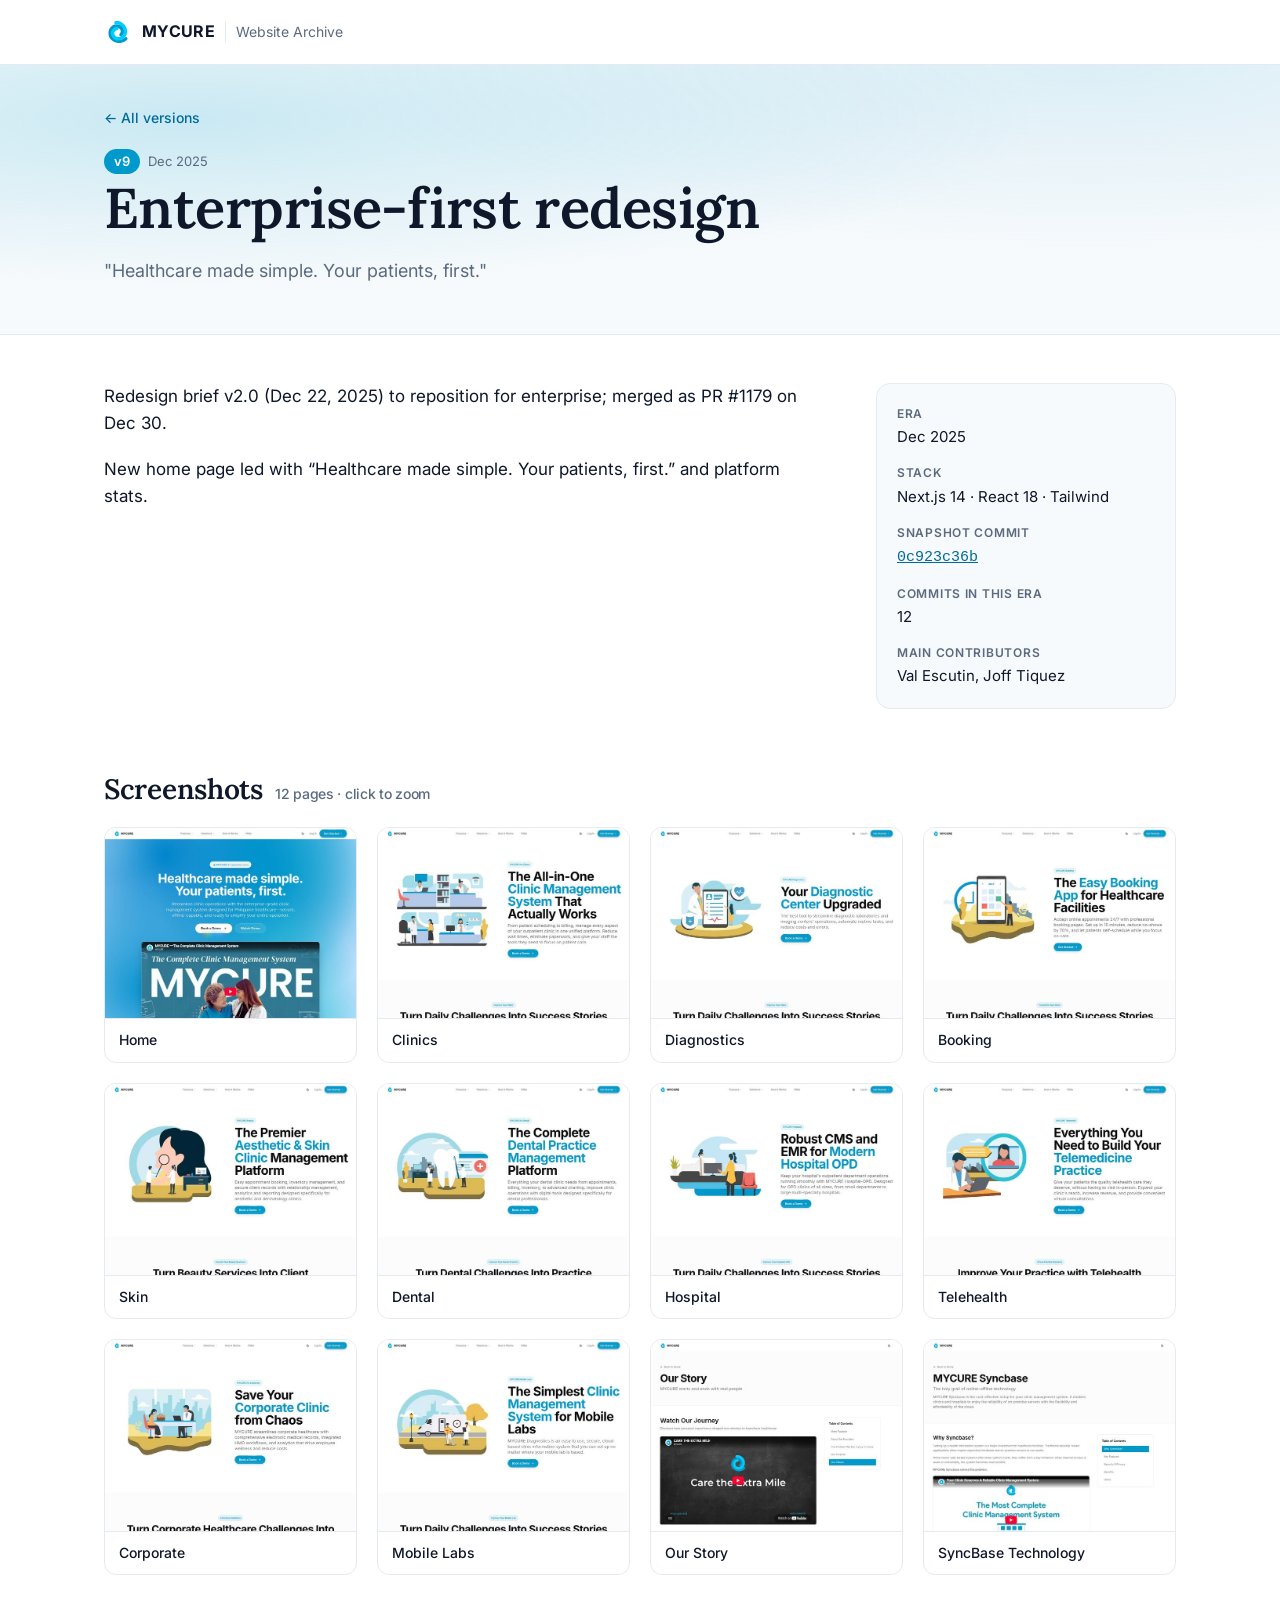
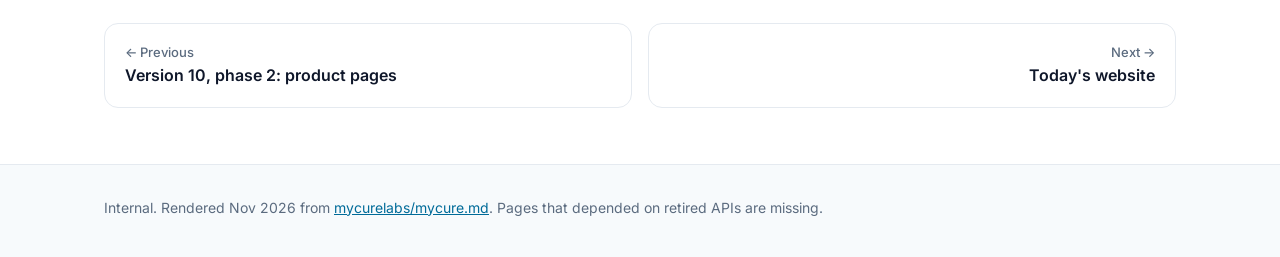
<file: versions/v9-2025-dec-redesign.html>
<!doctype html>
<html lang="en">
<head>
<meta charset="utf-8">
<meta name="viewport" content="width=device-width, initial-scale=1">
<title>v9 · Enterprise-first redesign · MYCURE Website Archive</title>
<meta name="robots" content="noindex, nofollow">
<link rel="icon" href="../assets/favicon-32x32.png">
<link rel="apple-touch-icon" href="../assets/apple-touch-icon.png">
<link rel="preconnect" href="https://fonts.googleapis.com">
<link rel="preconnect" href="https://fonts.gstatic.com" crossorigin>
<link href="https://fonts.googleapis.com/css2?family=Inter:wght@400;500;600;700&family=Lora:ital,wght@0,500;0,600;1,500&display=swap" rel="stylesheet">
<link rel="stylesheet" href="../assets/style.css">
</head>
<body>
<header class="nav"><div class="wrap nav-inner">
  <a class="brand" href="../index.html"><img src="../assets/mycure-logo.svg" alt="" width="28" height="28"><span>MYCURE</span><em>Website Archive</em></a>
</div></header>
<section class="vhero"><div class="wrap">
  <a class="back" href="../index.html">← All versions</a>
  <div class="card-meta"><span class="pill">v9</span><span>Dec 2025</span></div>
  <h1>Enterprise-first redesign</h1>
  <p class="lede">&quot;Healthcare made simple. Your patients, first.&quot;</p>
</div></section>
<main class="wrap vmain">
  <article class="story">
    <p>Redesign brief v2.0 (Dec 22, 2025) to reposition for enterprise; merged as PR #1179 on Dec 30.</p><p>New home page led with “Healthcare made simple. Your patients, first.” and platform stats.</p>
    
  </article>
  <aside class="facts"><dl><dt>Era</dt><dd>Dec 2025</dd><dt>Stack</dt><dd>Next.js 14 · React 18 · Tailwind</dd><dt>Snapshot commit</dt><dd><a href="https://github.com/mycurelabs/mycure.md/commit/0c923c36b"><code>0c923c36b</code></a></dd><dt>Commits in this era</dt><dd>12</dd><dt>Main contributors</dt><dd>Val Escutin, Joff Tiquez</dd></dl></aside>
</main>
<section class="wrap gallery-wrap">
  <h2 class="section-title">Screenshots <span>12 pages · click to zoom</span></h2>
  <div class="gallery">
    <button class="shot" data-full="../screenshots/v9-2025-dec-redesign/01-home.jpg" data-title="v9 · Home">
      <img loading="lazy" src="../thumbs/v9-2025-dec-redesign/01-home.jpg" alt="Home">
      <span>Home</span>
    </button>
    <button class="shot" data-full="../screenshots/v9-2025-dec-redesign/02-clinics.jpg" data-title="v9 · Clinics">
      <img loading="lazy" src="../thumbs/v9-2025-dec-redesign/02-clinics.jpg" alt="Clinics">
      <span>Clinics</span>
    </button>
    <button class="shot" data-full="../screenshots/v9-2025-dec-redesign/03-diagnostics.jpg" data-title="v9 · Diagnostics">
      <img loading="lazy" src="../thumbs/v9-2025-dec-redesign/03-diagnostics.jpg" alt="Diagnostics">
      <span>Diagnostics</span>
    </button>
    <button class="shot" data-full="../screenshots/v9-2025-dec-redesign/04-booking.jpg" data-title="v9 · Booking">
      <img loading="lazy" src="../thumbs/v9-2025-dec-redesign/04-booking.jpg" alt="Booking">
      <span>Booking</span>
    </button>
    <button class="shot" data-full="../screenshots/v9-2025-dec-redesign/05-skin.jpg" data-title="v9 · Skin">
      <img loading="lazy" src="../thumbs/v9-2025-dec-redesign/05-skin.jpg" alt="Skin">
      <span>Skin</span>
    </button>
    <button class="shot" data-full="../screenshots/v9-2025-dec-redesign/06-dental.jpg" data-title="v9 · Dental">
      <img loading="lazy" src="../thumbs/v9-2025-dec-redesign/06-dental.jpg" alt="Dental">
      <span>Dental</span>
    </button>
    <button class="shot" data-full="../screenshots/v9-2025-dec-redesign/07-hospital.jpg" data-title="v9 · Hospital">
      <img loading="lazy" src="../thumbs/v9-2025-dec-redesign/07-hospital.jpg" alt="Hospital">
      <span>Hospital</span>
    </button>
    <button class="shot" data-full="../screenshots/v9-2025-dec-redesign/08-telehealth.jpg" data-title="v9 · Telehealth">
      <img loading="lazy" src="../thumbs/v9-2025-dec-redesign/08-telehealth.jpg" alt="Telehealth">
      <span>Telehealth</span>
    </button>
    <button class="shot" data-full="../screenshots/v9-2025-dec-redesign/09-corporate.jpg" data-title="v9 · Corporate">
      <img loading="lazy" src="../thumbs/v9-2025-dec-redesign/09-corporate.jpg" alt="Corporate">
      <span>Corporate</span>
    </button>
    <button class="shot" data-full="../screenshots/v9-2025-dec-redesign/10-mobile-labs.jpg" data-title="v9 · Mobile Labs">
      <img loading="lazy" src="../thumbs/v9-2025-dec-redesign/10-mobile-labs.jpg" alt="Mobile Labs">
      <span>Mobile Labs</span>
    </button>
    <button class="shot" data-full="../screenshots/v9-2025-dec-redesign/11-our-story.jpg" data-title="v9 · Our Story">
      <img loading="lazy" src="../thumbs/v9-2025-dec-redesign/11-our-story.jpg" alt="Our Story">
      <span>Our Story</span>
    </button>
    <button class="shot" data-full="../screenshots/v9-2025-dec-redesign/12-syncbase-technology.jpg" data-title="v9 · SyncBase Technology">
      <img loading="lazy" src="../thumbs/v9-2025-dec-redesign/12-syncbase-technology.jpg" alt="SyncBase Technology">
      <span>SyncBase Technology</span>
    </button>
  </div>
</section>
<nav class="wrap pager"><a href="v8-2025-next-v10-final.html"><small>← Previous</small>Version 10, phase 2: product pages</a><a class="next" href="v10-2026-current.html"><small>Next →</small>Today&#x27;s website</a></nav>
<footer class="foot"><div class="wrap">
  <p>Internal. Rendered Nov 2026 from <a href="https://github.com/mycurelabs/mycure.md">mycurelabs/mycure.md</a>. Pages that depended on retired APIs are missing.</p>
</div></footer>
<div class="viewer" id="viewer" hidden>
  <div class="viewer-bar">
    <div class="viewer-title" id="viewer-title"></div>
    <div class="viewer-tools">
      <button data-act="prev" aria-label="Previous page">‹</button>
      <button data-act="out" aria-label="Zoom out">−</button>
      <button data-act="fit" id="viewer-zoom">100%</button>
      <button data-act="in" aria-label="Zoom in">+</button>
      <button data-act="next" aria-label="Next page">›</button>
      <a id="viewer-open" target="_blank" rel="noopener" aria-label="Open original">↗</a>
      <button data-act="close" aria-label="Close">✕</button>
    </div>
  </div>
  <div class="viewer-stage" id="viewer-stage"><img id="viewer-img" alt=""></div>
  <div class="viewer-hint">Scroll to move · Ctrl/⌘ + scroll, pinch, or +/− to zoom · Drag to pan · Esc to close</div>
</div>
<script src="../assets/app.js"></script>
</body>
</html>
</file>
<file: assets/style.css>
:root {
  --brand: #0099cc;
  --brand-dark: #006b99;
  --brand-soft: #e6f5fb;
  --ink: #0f172a;
  --muted: #5b6b7f;
  --line: #e5eaf0;
  --bg: #ffffff;
  --bg-soft: #f7fafc;
  --radius: 14px;
}
* { box-sizing: border-box; }
html { scroll-behavior: smooth; }
body {
  margin: 0;
  font-family: Inter, system-ui, -apple-system, "Segoe UI", sans-serif;
  color: var(--ink);
  background: var(--bg);
  line-height: 1.6;
  -webkit-font-smoothing: antialiased;
}
a { color: var(--brand-dark); }
img { display: block; max-width: 100%; }
.wrap { max-width: 1120px; margin: 0 auto; padding: 0 24px; }

/* Navigation */
.nav { position: sticky; top: 0; z-index: 10; background: rgba(255,255,255,.9); backdrop-filter: blur(10px); border-bottom: 1px solid var(--line); }
.nav-inner { display: flex; align-items: center; justify-content: space-between; height: 64px; }
.brand { display: flex; align-items: center; gap: 10px; text-decoration: none; color: var(--ink); }
.brand span { font-weight: 700; letter-spacing: .02em; }
.brand em { font-style: normal; color: var(--muted); font-size: 14px; padding-left: 10px; border-left: 1px solid var(--line); }
.nav-link { font-size: 14px; font-weight: 500; text-decoration: none; color: var(--muted); }
.nav-link:hover { color: var(--brand); }

/* Hero */
.hero, .vhero {
  background:
    radial-gradient(at 15% 20%, rgba(0,153,204,.18) 0, transparent 55%),
    radial-gradient(at 85% 0%, rgba(51,166,214,.14) 0, transparent 50%),
    var(--bg-soft);
  border-bottom: 1px solid var(--line);
}
.hero { padding: 88px 0 72px; text-align: center; }
.vhero { padding: 40px 0 48px; }
.eyebrow { display: inline-block; margin: 0 0 16px; padding: 4px 14px; border-radius: 999px; background: var(--brand-soft); color: var(--brand-dark); font-size: 13px; font-weight: 600; letter-spacing: .08em; }
h1, h2 { font-family: Lora, Georgia, serif; font-weight: 600; letter-spacing: -.01em; line-height: 1.2; }
h1 { font-size: clamp(34px, 5vw, 56px); margin: 0 0 16px; }
.hero h1 span { color: var(--brand); }
.lede { font-size: 18px; color: var(--muted); max-width: 680px; margin: 0 auto; }
.vhero .lede { margin: 0; }
.stats { display: grid; grid-template-columns: repeat(4, 1fr); gap: 16px; max-width: 760px; margin: 48px auto 0; }
.stats div { background: #fff; border: 1px solid var(--line); border-radius: var(--radius); padding: 18px 12px; box-shadow: 0 1px 2px rgba(15,23,42,.04); }
.stats b { display: block; font-size: 28px; color: var(--brand); font-weight: 700; }
.stats span { font-size: 13px; color: var(--muted); }

/* Timeline */
.timeline { position: relative; padding-top: 56px; padding-bottom: 56px; }
.timeline::before { content: ""; position: absolute; left: 31px; top: 56px; bottom: 56px; width: 2px; background: linear-gradient(var(--brand), var(--brand-soft)); }
.card { position: relative; display: grid; grid-template-columns: 1fr 360px; gap: 28px; align-items: center; margin: 0 0 24px 40px; padding: 24px; background: #fff; border: 1px solid var(--line); border-radius: var(--radius); text-decoration: none; color: inherit; transition: border-color .2s, box-shadow .2s, transform .2s; }
.card:hover { border-color: var(--brand); box-shadow: 0 12px 32px rgba(0,107,153,.12); transform: translateY(-2px); }
.card-dot { position: absolute; left: -41px; top: 34px; width: 16px; height: 16px; border-radius: 50%; background: #fff; border: 4px solid var(--brand); }
.card h2 { font-size: 26px; margin: 8px 0 8px; }
.card p { margin: 0 0 12px; color: var(--muted); }
.card-meta { display: flex; flex-wrap: wrap; align-items: center; gap: 8px; font-size: 13px; color: var(--muted); }
.pill { background: var(--brand); color: #fff; font-weight: 600; padding: 2px 10px; border-radius: 999px; }
.more { font-size: 14px; font-weight: 600; color: var(--brand-dark); }
.card-shot { border-radius: 10px; overflow: hidden; border: 1px solid var(--line); aspect-ratio: 640 / 489; background: var(--bg-soft); }
.card-shot img { width: 100%; height: 100%; object-fit: cover; object-position: top; }

/* Version page */
.back { display: inline-block; margin-bottom: 20px; font-size: 14px; font-weight: 500; text-decoration: none; }
.vmain { display: grid; grid-template-columns: 1fr 300px; gap: 48px; padding-top: 48px; padding-bottom: 24px; }
.story p { font-size: 17px; margin: 0 0 18px; }
.highlights { list-style: none; padding: 0; margin: 24px 0 0; display: flex; flex-wrap: wrap; gap: 8px; }
.highlights li { background: var(--brand-soft); color: var(--brand-dark); font-size: 14px; font-weight: 500; padding: 6px 12px; border-radius: 999px; }
.note { margin-top: 20px !important; font-size: 14px !important; color: var(--muted); padding: 12px 14px; border-left: 3px solid var(--brand); background: var(--bg-soft); border-radius: 0 8px 8px 0; }
.facts { align-self: start; position: sticky; top: 88px; background: var(--bg-soft); border: 1px solid var(--line); border-radius: var(--radius); padding: 20px; }
.facts dl { margin: 0; }
.facts dt { font-size: 12px; text-transform: uppercase; letter-spacing: .06em; color: var(--muted); font-weight: 600; }
.facts dd { margin: 2px 0 14px; font-size: 15px; }
.facts dd:last-child { margin-bottom: 0; }
.section-title { font-size: 28px; margin: 40px 0 20px; display: flex; align-items: baseline; gap: 12px; flex-wrap: wrap; }
.section-title span { font-family: Inter, sans-serif; font-size: 14px; font-weight: 500; color: var(--muted); }
.gallery { display: grid; grid-template-columns: repeat(auto-fill, minmax(240px, 1fr)); gap: 20px; padding-bottom: 32px; }
.shot { padding: 0; border: 1px solid var(--line); border-radius: 12px; overflow: hidden; background: #fff; cursor: zoom-in; text-align: left; font: inherit; color: inherit; transition: border-color .2s, box-shadow .2s; }
.shot:hover, .shot:focus-visible { border-color: var(--brand); box-shadow: 0 8px 24px rgba(0,107,153,.14); outline: none; }
.shot img { width: 100%; aspect-ratio: 640 / 489; object-fit: cover; object-position: top; border-bottom: 1px solid var(--line); }
.shot span { display: block; padding: 10px 14px; font-size: 14px; font-weight: 500; }
.pager { display: grid; grid-template-columns: 1fr 1fr; gap: 16px; padding-top: 16px; padding-bottom: 56px; }
.pager a { display: block; padding: 18px 20px; border: 1px solid var(--line); border-radius: var(--radius); text-decoration: none; color: var(--ink); font-weight: 600; }
.pager a:hover { border-color: var(--brand); }
.pager small { display: block; color: var(--muted); font-weight: 500; font-size: 13px; }
.pager .next { text-align: right; }

/* Footer */
.foot { border-top: 1px solid var(--line); background: var(--bg-soft); padding: 32px 0; font-size: 14px; color: var(--muted); }
.foot p { margin: 0 0 8px; max-width: 760px; }

/* Zoomable viewer */
.viewer { position: fixed; inset: 0; z-index: 50; background: #0b1620; display: flex; flex-direction: column; }
.viewer[hidden] { display: none; }
.viewer-bar { display: flex; align-items: center; justify-content: space-between; gap: 12px; padding: 10px 16px; color: #fff; border-bottom: 1px solid rgba(255,255,255,.1); }
.viewer-title { font-weight: 600; white-space: nowrap; overflow: hidden; text-overflow: ellipsis; }
.viewer-tools { display: flex; gap: 6px; }
.viewer-tools button, .viewer-tools a { min-width: 38px; height: 36px; padding: 0 10px; border: 1px solid rgba(255,255,255,.18); border-radius: 8px; background: rgba(255,255,255,.06); color: #fff; font: 600 15px Inter, sans-serif; cursor: pointer; display: inline-flex; align-items: center; justify-content: center; text-decoration: none; }
.viewer-tools button:hover, .viewer-tools a:hover { background: var(--brand); border-color: var(--brand); }
.viewer-stage { flex: 1; overflow: auto; cursor: grab; touch-action: pan-x pan-y; }
.viewer-stage.dragging { cursor: grabbing; }
.viewer-stage img { margin: 24px auto; max-width: none; box-shadow: 0 10px 40px rgba(0,0,0,.4); background: #fff; user-select: none; -webkit-user-drag: none; }
.viewer-hint { text-align: center; color: rgba(255,255,255,.55); font-size: 12px; padding: 6px; }

@media (max-width: 860px) {
  .card { grid-template-columns: 1fr; margin-left: 28px; }
  .timeline::before { left: 19px; }
  .vmain { grid-template-columns: 1fr; gap: 24px; }
  .facts { position: static; }
  .stats { grid-template-columns: repeat(2, 1fr); }
  .brand em { display: none; }
  .viewer-hint { display: none; }
}
</file>
